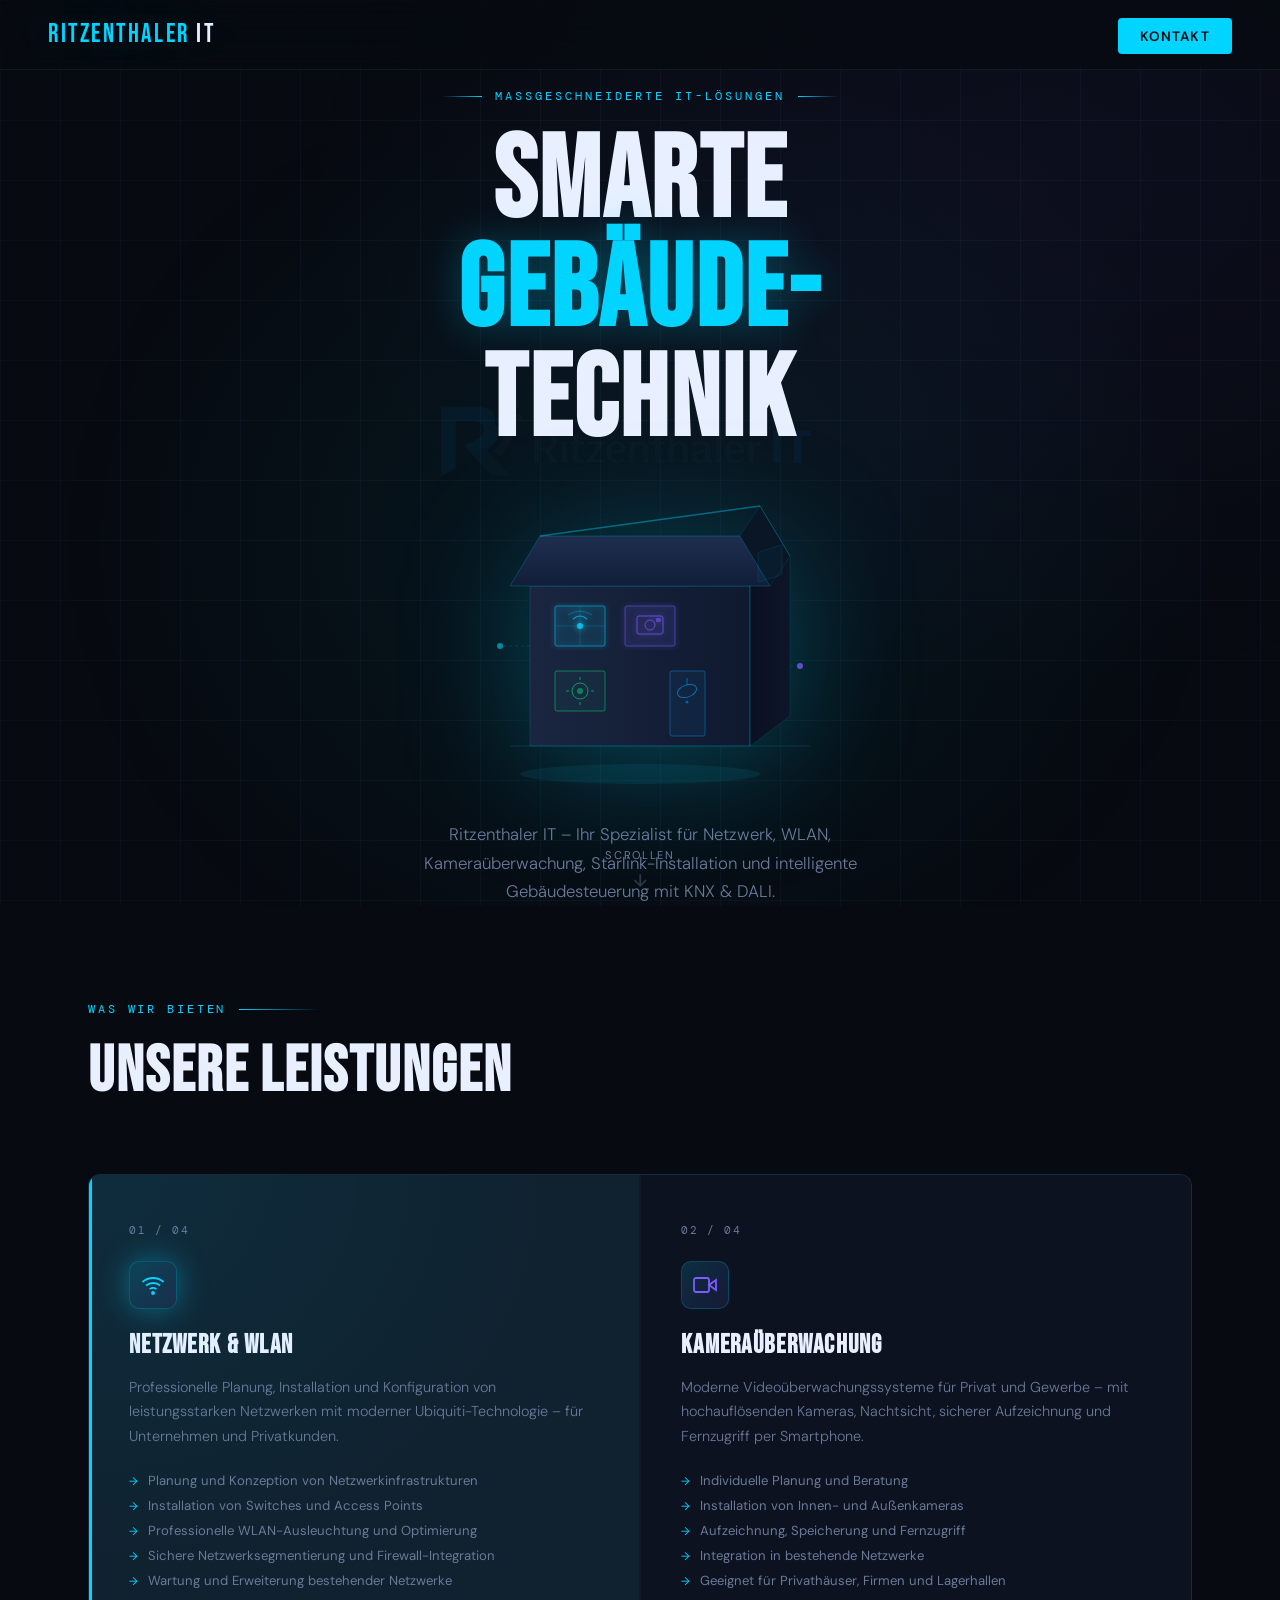
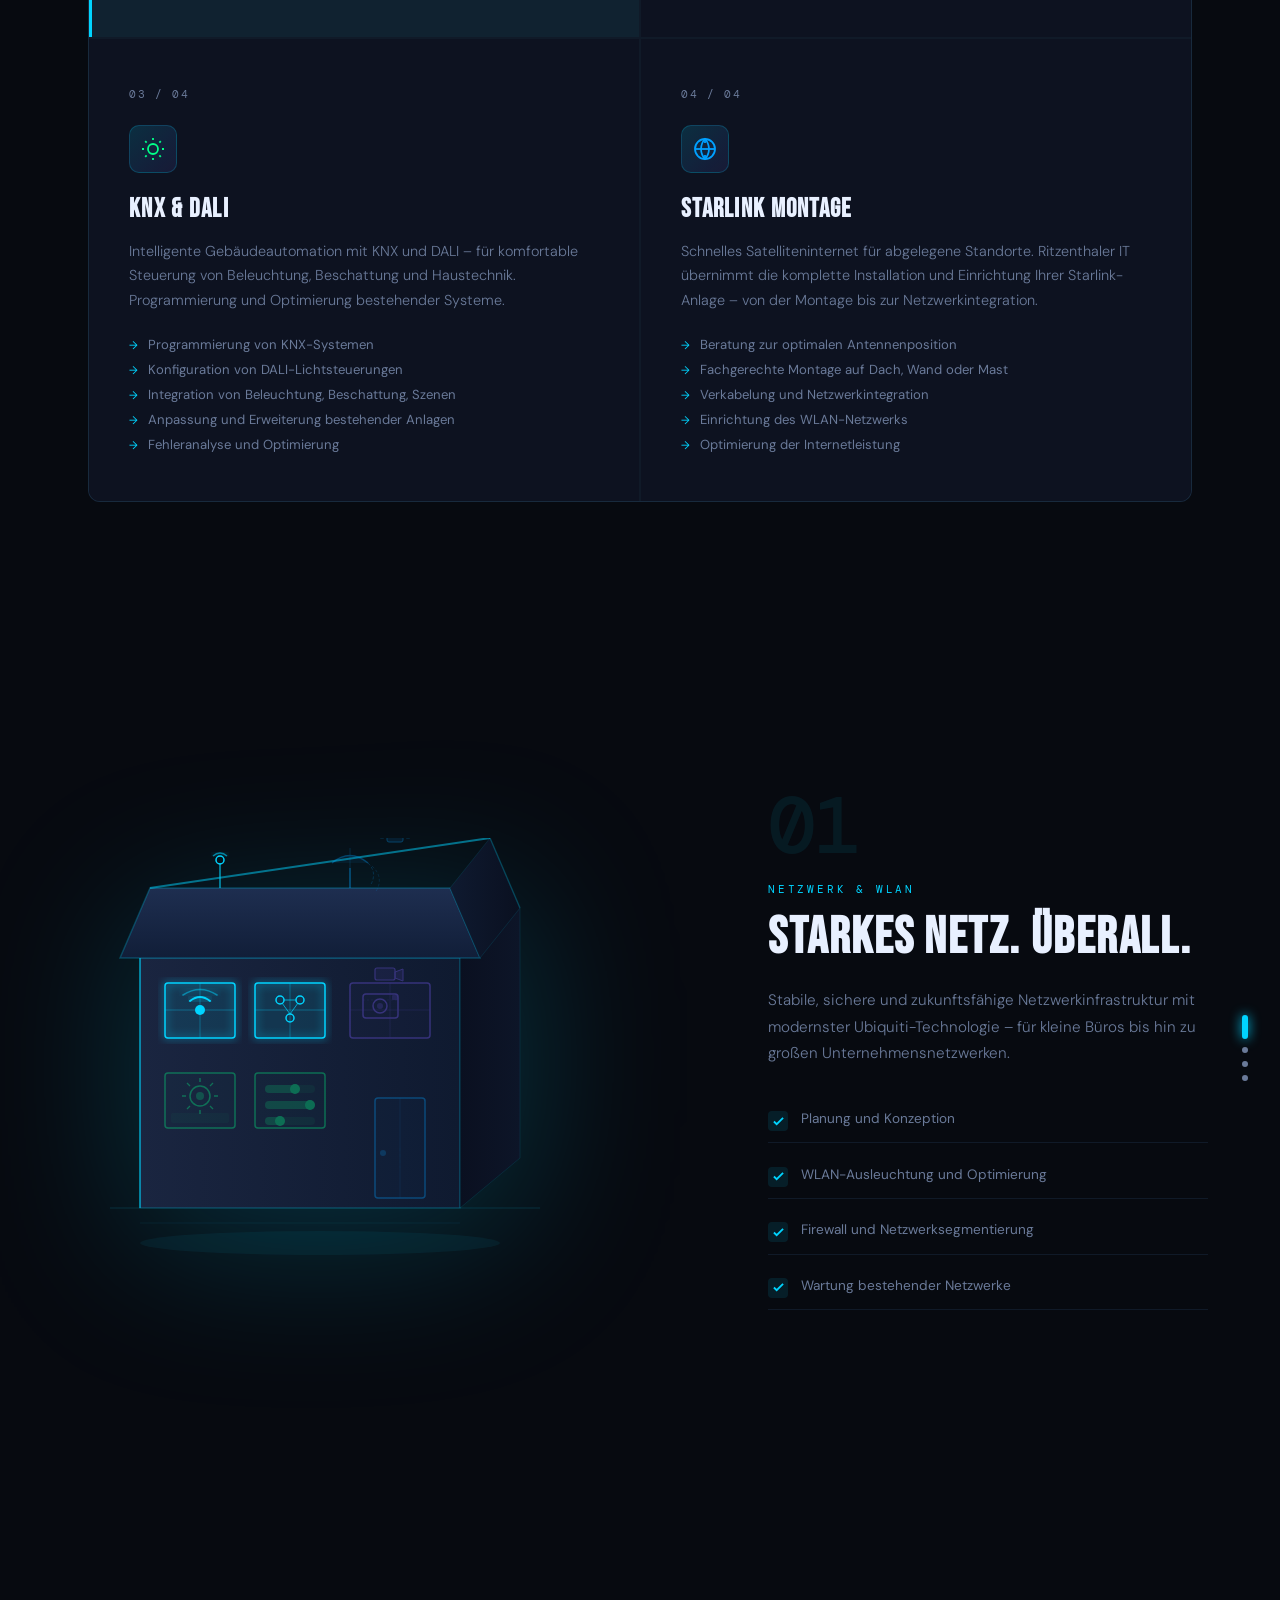
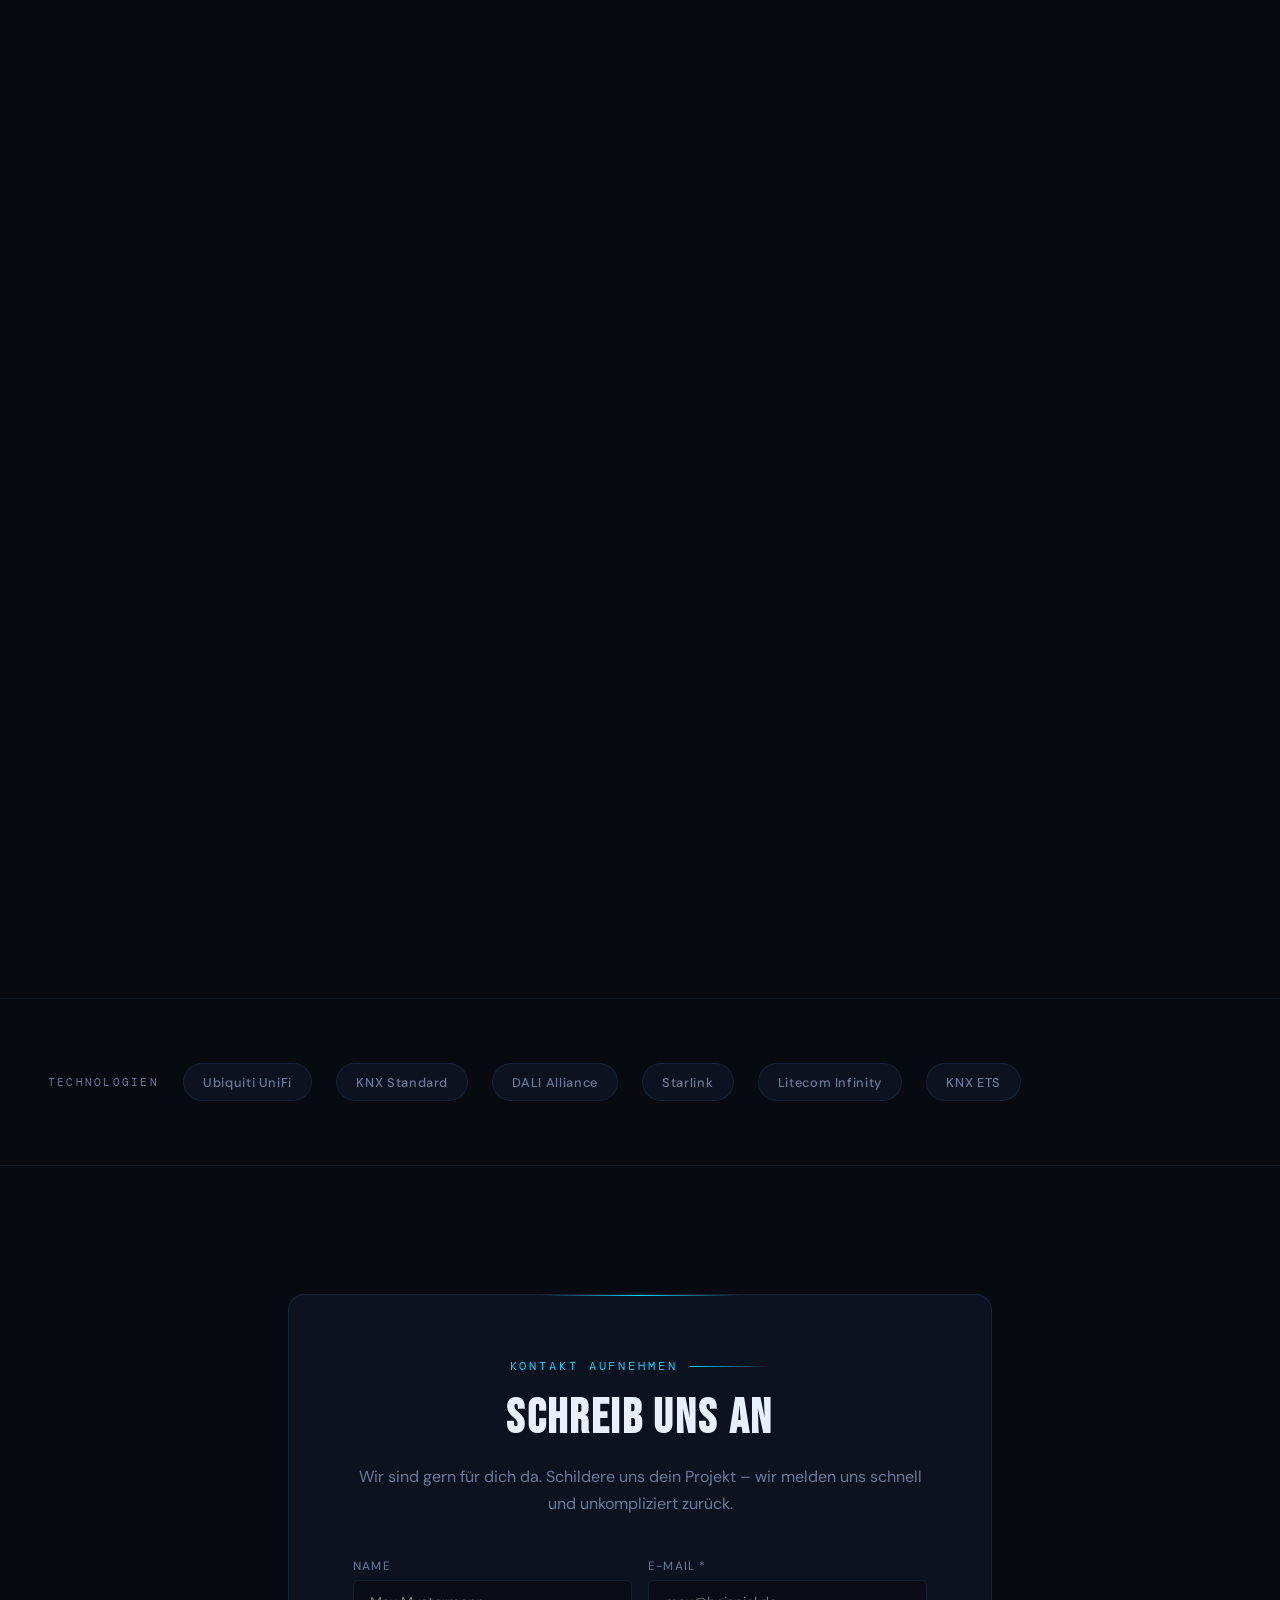
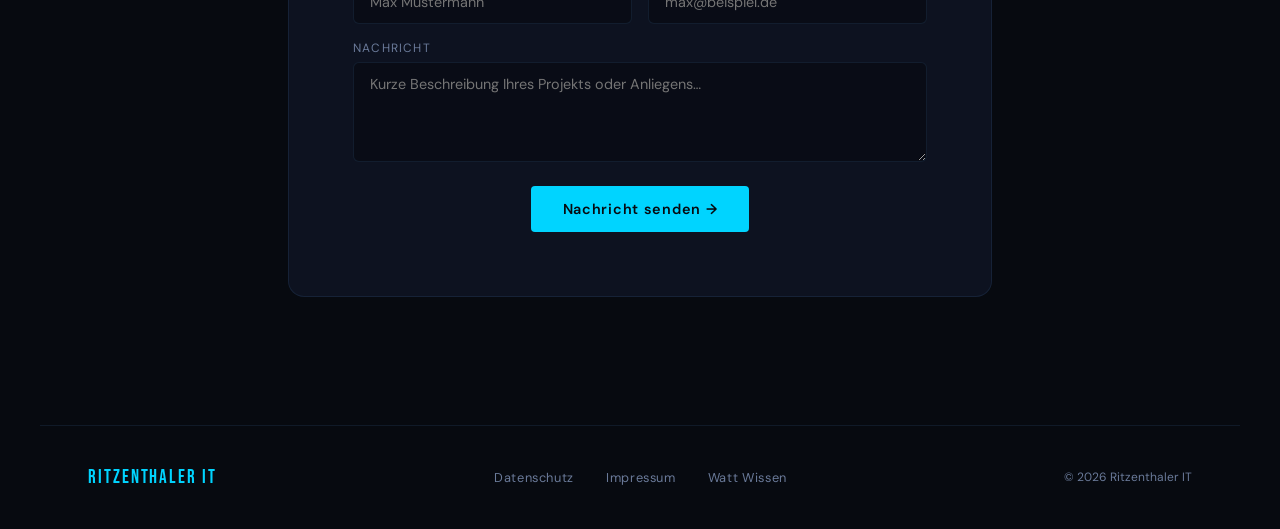
<file: index.html>
<!DOCTYPE html>
<html lang="de">
<head>
<meta charset="UTF-8">
<meta name="viewport" content="width=device-width, initial-scale=1.0">
<title>Ritzenthaler IT – Netzwerk · Sicherheit · Gebäudeautomation</title>
<link rel="preconnect" href="https://fonts.googleapis.com">
<link href="https://fonts.googleapis.com/css2?family=Bebas+Neue&family=DM+Sans:wght@300;400;500&family=DM+Mono:wght@400;500&display=swap" rel="stylesheet">
<style>
  :root {
    --bg: #070a10;
    --surface: #0d1220;
    --border: rgba(100,180,255,0.1);
    --accent: #00d4ff;
    --accent2: #7b5cff;
    --accent3: #00ff88;
    --text: #e8f0ff;
    --muted: #6a7a99;
    --glow: 0 0 40px rgba(0,212,255,0.3);
  }

  * { margin: 0; padding: 0; box-sizing: border-box; }

  html { scroll-behavior: smooth; }

  body {
    font-family: 'DM Sans', sans-serif;
    background: var(--bg);
    color: var(--text);
    overflow-x: hidden;
    position: relative;
    isolation: isolate;
  }

  body::before {
    content: '';
    position: fixed;
    inset: 0;
    background: url('logo.png') center / 55% no-repeat;
    opacity: 0.08;
    pointer-events: none;
    z-index: -1;
  }

  /* ── NAV ── */
  nav {
    position: fixed; top: 0; left: 0; right: 0; z-index: 100;
    display: flex; align-items: center; justify-content: space-between;
    padding: 1.2rem 3rem;
    background: rgba(7,10,16,0.7);
    backdrop-filter: blur(20px);
    border-bottom: 1px solid var(--border);
  }
  .logo {
    font-family: 'Bebas Neue', sans-serif;
    font-size: 1.6rem;
    letter-spacing: 0.1em;
    color: var(--accent);
    text-shadow: var(--glow);
  }
  .logo span { color: var(--text); }
  nav ul { list-style: none; display: flex; gap: 2.5rem; }
  nav a {
    color: var(--muted); text-decoration: none;
    font-size: 0.85rem; letter-spacing: 0.08em; text-transform: uppercase;
    font-weight: 500; transition: color 0.2s;
  }
  nav a:hover { color: var(--accent); }
  .nav-cta {
    background: var(--accent); color: var(--bg) !important;
    padding: 0.6rem 1.4rem; border-radius: 4px;
    font-weight: 600 !important; color: var(--bg) !important;
    transition: box-shadow 0.2s, transform 0.2s !important;
  }
  .nav-cta:hover { box-shadow: var(--glow); transform: translateY(-1px); color: var(--bg) !important; }

  /* ── HERO ── */
  #hero {
    position: relative;
    min-height: 100vh;
    padding-top: 5.5rem;
    display: flex; flex-direction: column;
    align-items: center; justify-content: center;
    overflow: hidden;
  }

  .hero-bg {
    position: absolute; inset: 0;
    background: radial-gradient(ellipse at 50% 60%, rgba(0,212,255,0.07) 0%, transparent 65%),
                radial-gradient(ellipse at 80% 20%, rgba(123,92,255,0.06) 0%, transparent 50%);
  }

  /* grid lines */
  .grid-overlay {
    position: absolute; inset: 0; pointer-events: none;
    background-image:
      linear-gradient(rgba(100,180,255,0.04) 1px, transparent 1px),
      linear-gradient(90deg, rgba(100,180,255,0.04) 1px, transparent 1px);
    background-size: 60px 60px;
  }

  .hero-content {
    position: relative; z-index: 2;
    text-align: center;
    display: flex; flex-direction: column; align-items: center; gap: 1.5rem;
  }

  .eyebrow {
    font-family: 'DM Mono', monospace;
    font-size: 0.75rem; letter-spacing: 0.25em;
    color: var(--accent); text-transform: uppercase;
    display: flex; align-items: center; gap: 0.8rem;
  }
  .eyebrow::before, .eyebrow::after {
    content: ''; display: block; height: 1px; width: 40px;
    background: linear-gradient(90deg, transparent, var(--accent));
  }
  .eyebrow::after { background: linear-gradient(90deg, var(--accent), transparent); }

  h1 {
    font-family: 'Bebas Neue', sans-serif;
    font-size: clamp(3.5rem, 9vw, 8rem);
    line-height: 0.95;
    letter-spacing: 0.02em;
  }
  h1 .line2 { color: var(--accent); text-shadow: var(--glow); }

  .hero-sub {
    font-size: 1.05rem; color: var(--muted); max-width: 520px;
    line-height: 1.7; font-weight: 300;
  }

  .hero-cta {
    display: flex; gap: 1rem; margin-top: 0.5rem;
  }
  .btn-primary {
    background: var(--accent); color: var(--bg);
    padding: 0.85rem 2rem; border-radius: 4px;
    font-weight: 600; text-decoration: none;
    font-size: 0.9rem; letter-spacing: 0.05em;
    transition: box-shadow 0.2s, transform 0.2s;
  }
  .btn-primary:hover { box-shadow: var(--glow); transform: translateY(-2px); }
  .btn-ghost {
    border: 1px solid var(--border); color: var(--text);
    padding: 0.85rem 2rem; border-radius: 4px;
    font-size: 0.9rem; letter-spacing: 0.05em;
    text-decoration: none; transition: border-color 0.2s, color 0.2s;
  }
  .btn-ghost:hover { border-color: var(--accent); color: var(--accent); }

  .scroll-hint {
    position: absolute; bottom: 1rem; left: 50%; transform: translateX(-50%);
    display: flex; flex-direction: column; align-items: center; gap: 0.5rem;
    color: var(--muted); font-size: 0.7rem; letter-spacing: 0.15em;
    text-transform: uppercase; animation: bounce 2s infinite;
  }
  .scroll-hint svg { width: 20px; opacity: 0.4; }
  @keyframes bounce { 0%,100%{transform:translateX(-50%) translateY(0)} 50%{transform:translateX(-50%) translateY(6px)} }

  /* ── 3D BUILDING SVG ── */
  .building-wrap {
    position: relative; margin-top: 1rem;
    width: 340px; height: 300px;
  }

  .building-svg {
    width: 100%; height: 100%;
    filter: drop-shadow(0 20px 60px rgba(0,212,255,0.25));
  }

  /* animated pulsing dot for active service */
  .service-dot {
    position: absolute;
    width: 12px; height: 12px;
    border-radius: 50%;
    background: var(--accent);
    box-shadow: 0 0 0 4px rgba(0,212,255,0.3), 0 0 20px rgba(0,212,255,0.6);
    animation: pulse 1.5s ease-in-out infinite;
    transition: all 0.4s ease;
    pointer-events: none;
  }
  @keyframes pulse { 0%,100%{box-shadow:0 0 0 4px rgba(0,212,255,0.3),0 0 20px rgba(0,212,255,0.6)} 50%{box-shadow:0 0 0 8px rgba(0,212,255,0.1),0 0 40px rgba(0,212,255,0.9)} }

  /* ── SERVICES SECTION ── */
  #leistungen {
    padding: 6rem 3rem;
    max-width: 1200px; margin: 0 auto;
  }

  .section-label {
    font-family: 'DM Mono', monospace;
    font-size: 0.72rem; letter-spacing: 0.25em;
    color: var(--accent); text-transform: uppercase;
    margin-bottom: 1rem;
    display: flex; align-items: center; gap: 0.8rem;
  }
  .section-label::after {
    content: ''; flex: 1; height: 1px;
    background: linear-gradient(90deg, var(--accent), transparent);
    max-width: 80px;
  }

  .section-title {
    font-family: 'Bebas Neue', sans-serif;
    font-size: clamp(2.5rem, 5vw, 4rem);
    letter-spacing: 0.03em;
    margin-bottom: 4rem;
  }

  .services-layout {
    display: grid;
    grid-template-columns: 1fr 1fr;
    gap: 2px;
    background: var(--border);
    border: 1px solid var(--border);
    border-radius: 12px;
    overflow: hidden;
  }

  .service-card {
    background: var(--surface);
    padding: 3rem 2.5rem;
    position: relative;
    cursor: pointer;
    transition: background 0.3s;
    overflow: hidden;
  }
  .service-card::before {
    content: '';
    position: absolute; top: 0; left: 0;
    width: 3px; height: 0;
    background: var(--accent);
    transition: height 0.4s ease;
  }
  .service-card:hover::before,
  .service-card.active::before { height: 100%; }
  .service-card.active { background: rgba(0,212,255,0.04); }

  .service-number {
    font-family: 'DM Mono', monospace;
    font-size: 0.7rem; color: var(--muted);
    letter-spacing: 0.15em; margin-bottom: 1.5rem;
  }

  .service-icon {
    width: 48px; height: 48px;
    background: linear-gradient(135deg, rgba(0,212,255,0.15), rgba(123,92,255,0.1));
    border: 1px solid rgba(0,212,255,0.2);
    border-radius: 10px;
    display: flex; align-items: center; justify-content: center;
    margin-bottom: 1.5rem;
    transition: box-shadow 0.3s;
  }
  .service-card:hover .service-icon,
  .service-card.active .service-icon {
    box-shadow: 0 0 30px rgba(0,212,255,0.4);
  }
  .service-icon svg { width: 24px; height: 24px; }

  .service-card h3 {
    font-family: 'Bebas Neue', sans-serif;
    font-size: 1.6rem; letter-spacing: 0.05em;
    margin-bottom: 1rem; line-height: 1;
  }
  .service-card p {
    color: var(--muted); font-size: 0.9rem; line-height: 1.7;
    font-weight: 300;
  }

  .service-features {
    margin-top: 1.5rem;
    display: flex; flex-direction: column; gap: 0.5rem;
  }
  .feature-item {
    display: flex; align-items: center; gap: 0.6rem;
    font-size: 0.82rem; color: var(--muted);
  }
  .feature-item::before {
    content: '→'; color: var(--accent); font-size: 0.7rem; flex-shrink: 0;
  }

  .card-glow {
    position: absolute; inset: 0; pointer-events: none;
    background: radial-gradient(ellipse at top left, rgba(0,212,255,0.06), transparent 60%);
    opacity: 0; transition: opacity 0.3s;
  }
  .service-card:hover .card-glow,
  .service-card.active .card-glow { opacity: 1; }

  /* ── STICKY 3D SECTION (scroll-driven highlights) ── */
  #scroll-scene {
    position: relative;
    height: 400vh; /* scroll space */
  }

  .scene-sticky {
    position: sticky; top: 0;
    height: 100vh;
    display: grid;
    grid-template-columns: 1fr 1fr;
    align-items: center;
    overflow: hidden;
  }

  .scene-house-panel {
    display: flex; align-items: center; justify-content: center;
    height: 100vh;
    position: relative;
  }

  .big-house-svg {
    width: min(480px, 45vw);
    height: auto;
    filter: drop-shadow(0 30px 80px rgba(0,212,255,0.2));
  }

  /* highlight overlays on the house */
  .house-part {
    transition: opacity 0.5s;
    opacity: 0.35;
  }
  .house-part.lit {
    opacity: 1;
  }
  .house-part.lit path, .house-part.lit rect, .house-part.lit polygon {
    filter: url(#glow);
  }

  .scene-info-panel {
    padding: 4rem;
    display: flex; flex-direction: column; justify-content: center;
    height: 100vh; position: relative;
  }

  .scene-service-slide {
    position: absolute;
    opacity: 0; transform: translateY(30px);
    transition: opacity 0.5s, transform 0.5s;
    padding: 4rem;
    pointer-events: none;
  }
  .scene-service-slide.active {
    opacity: 1; transform: translateY(0);
    pointer-events: auto;
  }

  .slide-number {
    font-family: 'DM Mono', monospace;
    font-size: 5rem; font-weight: 500;
    color: rgba(0,212,255,0.08);
    line-height: 1; margin-bottom: 1rem;
    letter-spacing: -0.02em;
  }
  .slide-label {
    font-family: 'DM Mono', monospace;
    font-size: 0.7rem; letter-spacing: 0.25em;
    color: var(--accent); text-transform: uppercase;
    margin-bottom: 1rem;
  }
  .slide-title {
    font-family: 'Bebas Neue', sans-serif;
    font-size: clamp(2rem, 4vw, 3.2rem);
    letter-spacing: 0.03em; line-height: 1;
    margin-bottom: 1.5rem;
  }
  .slide-desc {
    color: var(--muted); font-size: 0.95rem; line-height: 1.75;
    max-width: 440px; font-weight: 300;
  }
  .slide-list {
    margin-top: 2rem;
    display: flex; flex-direction: column; gap: 0.7rem;
  }
  .slide-item {
    display: flex; align-items: flex-start; gap: 0.8rem;
    font-size: 0.85rem; color: var(--muted);
    padding: 0.7rem 0; border-bottom: 1px solid var(--border);
  }
  .slide-item-icon {
    width: 20px; height: 20px;
    background: rgba(0,212,255,0.1); border-radius: 4px;
    display: flex; align-items: center; justify-content: center;
    flex-shrink: 0; margin-top: 1px;
  }
  .slide-item-icon svg { width: 11px; color: var(--accent); }

  /* progress bar */
  .scene-progress {
    position: absolute; right: 2rem; top: 50%; transform: translateY(-50%);
    display: flex; flex-direction: column; gap: 8px; z-index: 10;
  }
  .prog-dot {
    width: 6px; height: 6px; border-radius: 50%;
    background: var(--muted); transition: all 0.3s;
    cursor: pointer;
  }
  .prog-dot.active {
    background: var(--accent);
    box-shadow: 0 0 12px var(--accent);
    height: 24px; border-radius: 3px;
  }

  /* ── BRANDS ── */
  #partners {
    padding: 4rem 3rem;
    border-top: 1px solid var(--border);
    border-bottom: 1px solid var(--border);
  }
  .partners-inner {
    max-width: 1200px; margin: 0 auto;
    display: flex; align-items: center;
    gap: 1.5rem; flex-wrap: wrap;
  }
  .partners-label {
    font-family: 'DM Mono', monospace;
    font-size: 0.7rem; letter-spacing: 0.2em;
    color: var(--muted); text-transform: uppercase;
    flex-shrink: 0; min-width: 100px;
  }
  .partner-tag {
    background: var(--surface);
    border: 1px solid var(--border);
    padding: 0.6rem 1.2rem; border-radius: 40px;
    font-size: 0.8rem; font-weight: 500;
    color: var(--muted); letter-spacing: 0.05em;
    transition: border-color 0.2s, color 0.2s;
  }
  .partner-tag:hover { border-color: var(--accent); color: var(--accent); }

  /* ── CONTACT ── */
  #kontakt {
    padding: 8rem 3rem;
    max-width: 800px; margin: 0 auto;
    text-align: center;
  }
  .contact-card {
    background: var(--surface);
    border: 1px solid var(--border);
    border-radius: 16px;
    padding: 4rem;
    position: relative;
    overflow: hidden;
  }
  .contact-card::before {
    content: '';
    position: absolute; top: -1px; left: 50%; transform: translateX(-50%);
    width: 200px; height: 2px;
    background: linear-gradient(90deg, transparent, var(--accent), transparent);
  }
  .contact-card h2 {
    font-family: 'Bebas Neue', sans-serif;
    font-size: 3rem; letter-spacing: 0.05em;
    margin-bottom: 1rem;
  }
  .contact-card p { color: var(--muted); margin-bottom: 2.5rem; line-height: 1.7; }

  .contact-form { display: flex; flex-direction: column; gap: 1rem; text-align: left; }
  .form-row { display: grid; grid-template-columns: 1fr 1fr; gap: 1rem; }
  .form-field { display: flex; flex-direction: column; gap: 0.4rem; }
  .form-field label { font-size: 0.75rem; letter-spacing: 0.1em; color: var(--muted); text-transform: uppercase; }
  .form-field input, .form-field textarea {
    background: rgba(0,0,0,0.3); border: 1px solid var(--border);
    border-radius: 6px; padding: 0.75rem 1rem;
    color: var(--text); font-family: 'DM Sans', sans-serif;
    font-size: 0.9rem; outline: none; resize: vertical;
    transition: border-color 0.2s;
  }
  .form-field input:focus, .form-field textarea:focus { border-color: var(--accent); }
  .form-field textarea { min-height: 100px; }

  /* ── FOOTER ── */
  footer {
    border-top: 1px solid var(--border);
    padding: 2.5rem 3rem;
    display: flex; align-items: center; justify-content: space-between;
    max-width: 1200px; margin: 0 auto;
  }
  .footer-logo {
    font-family: 'Bebas Neue', sans-serif;
    font-size: 1.2rem; letter-spacing: 0.1em; color: var(--accent);
  }
  .footer-links { display: flex; gap: 2rem; }
  .footer-links a {
    color: var(--muted); text-decoration: none;
    font-size: 0.8rem; letter-spacing: 0.05em;
    transition: color 0.2s;
  }
  .footer-links a:hover { color: var(--accent); }
  .footer-copy { font-size: 0.75rem; color: var(--muted); }

  /* ── Animations ── */
  .fade-in { opacity: 0; transform: translateY(20px); transition: opacity 0.7s, transform 0.7s; }
  .fade-in.visible { opacity: 1; transform: translateY(0); }

  @media (max-width: 768px) {
    nav { padding: 1rem 1.5rem; }
    nav ul { display: flex; }
    .nav-cta { padding: 0.5rem 1rem; font-size: 0.78rem; }
    .services-layout { grid-template-columns: 1fr; }
    #scroll-scene { height: 420vh; }
    .scene-sticky {
      position: sticky;
      top: 0;
      height: 100vh;
      grid-template-columns: 1fr;
      grid-template-rows: auto 1fr;
      align-items: stretch;
    }
    .scene-house-panel {
      display: flex;
      position: relative;
      top: auto;
      min-height: 46vh;
      padding: 0.75rem 1.5rem;
      background: linear-gradient(180deg, rgba(7,10,16,0.96) 0%, rgba(7,10,16,0.78) 100%);
      border-bottom: 1px solid var(--border);
      z-index: 5;
      overflow: visible;
    }
    .big-house-svg {
      width: auto;
      max-width: 100%;
      max-height: 42vh;
      height: auto;
    }
    .scene-info-panel {
      height: 54vh;
      padding: 0.5rem 1.5rem 1rem;
      overflow: hidden;
    }
    .scene-service-slide {
      position: absolute;
      opacity: 0;
      transform: translateY(20px);
      pointer-events: none;
      inset: 0.5rem 1.5rem 1rem;
      padding: 1.25rem;
      background: var(--surface);
      border: 1px solid var(--border);
      border-radius: 10px;
      overflow: hidden;
    }
    .scene-service-slide.active { opacity: 1; transform: translateY(0); pointer-events: auto; }
    .slide-number { font-size: 2.6rem; margin-bottom: 0.5rem; }
    .slide-title { font-size: clamp(1.6rem, 7vw, 2rem); margin-bottom: 0.75rem; }
    .slide-desc { font-size: 0.9rem; line-height: 1.6; }
    .slide-list { margin-top: 1rem; gap: 0.2rem; }
    .slide-item { font-size: 0.8rem; padding: 0.45rem 0; }
    .scene-progress { display: none; }
    #leistungen, #kontakt { padding: 4rem 1.5rem; }
    .form-row { grid-template-columns: 1fr; }
    footer { flex-direction: column; gap: 1.5rem; text-align: center; }
    .footer-links { flex-wrap: wrap; justify-content: center; }
    .contact-card { padding: 2rem; }
  }
</style>
</head>
<body>

<!-- NAV -->
<nav>
  <div class="logo">Ritzenthaler <span>IT</span></div>
  <ul>
    <li><a href="index.html#kontakt" class="nav-cta">Kontakt</a></li>
  </ul>
</nav>

<!-- HERO -->
<section id="hero">
  <div class="hero-bg"></div>
  <div class="grid-overlay"></div>

  <div class="hero-content">
    <p class="eyebrow">Maßgeschneiderte IT-Lösungen</p>

    <h1>
      <div>SMARTE</div>
      <div class="line2">GEBÄUDE-</div>
      <div>TECHNIK</div>
    </h1>

    <!-- Mini 3D Building -->
    <div class="building-wrap" id="mini-house">
      <svg class="building-svg" viewBox="0 0 340 280" xmlns="http://www.w3.org/2000/svg">
        <defs>
          <filter id="glow-mini">
            <feGaussianBlur stdDeviation="3" result="blur"/>
            <feMerge><feMergeNode in="blur"/><feMergeNode in="SourceGraphic"/></feMerge>
          </filter>
          <linearGradient id="wallGrad" x1="0" y1="0" x2="1" y2="0">
            <stop offset="0%" stop-color="#1a2540"/>
            <stop offset="100%" stop-color="#0f1a30"/>
          </linearGradient>
          <linearGradient id="sideGrad" x1="0" y1="0" x2="1" y2="0">
            <stop offset="0%" stop-color="#0a1020"/>
            <stop offset="100%" stop-color="#0d1528"/>
          </linearGradient>
          <linearGradient id="roofGrad" x1="0" y1="0" x2="0" y2="1">
            <stop offset="0%" stop-color="#1e2e50"/>
            <stop offset="100%" stop-color="#111e38"/>
          </linearGradient>
          <linearGradient id="accentGlow" x1="0" y1="0" x2="0" y2="1">
            <stop offset="0%" stop-color="#00d4ff" stop-opacity="0.9"/>
            <stop offset="100%" stop-color="#00d4ff" stop-opacity="0.2"/>
          </linearGradient>
        </defs>

        <!-- Ground shadow -->
        <ellipse cx="170" cy="268" rx="120" ry="10" fill="rgba(0,212,255,0.08)"/>

        <!-- Main front wall -->
        <polygon points="60,80 280,80 280,240 60,240" fill="url(#wallGrad)" stroke="rgba(0,212,255,0.15)" stroke-width="1"/>

        <!-- Right side wall (3D) -->
        <polygon points="280,80 320,50 320,210 280,240" fill="url(#sideGrad)" stroke="rgba(0,212,255,0.1)" stroke-width="1"/>

        <!-- Roof front -->
        <polygon points="40,80 300,80 270,30 70,30" fill="url(#roofGrad)" stroke="rgba(0,212,255,0.2)" stroke-width="1"/>

        <!-- Roof right side -->
        <polygon points="300,80 320,50 290,0 270,30" fill="#0a1525" stroke="rgba(0,212,255,0.1)" stroke-width="1"/>

        <!-- Roof ridge accent -->
        <line x1="70" y1="30" x2="290" y2="0" stroke="rgba(0,212,255,0.4)" stroke-width="1.5"/>
        <line x1="290" y1="0" x2="320" y2="50" stroke="rgba(0,212,255,0.25)" stroke-width="1"/>

        <!-- Windows front (network nodes) -->
        <g id="win1" filter="url(#glow-mini)">
          <rect x="85" y="100" width="50" height="40" rx="2" fill="rgba(0,212,255,0.05)" stroke="rgba(0,212,255,0.5)" stroke-width="1"/>
          <line x1="110" y1="100" x2="110" y2="140" stroke="rgba(0,212,255,0.3)" stroke-width="0.5"/>
          <line x1="85" y1="120" x2="135" y2="120" stroke="rgba(0,212,255,0.3)" stroke-width="0.5"/>
          <!-- wifi signal -->
          <circle cx="110" cy="120" r="3" fill="#00d4ff" opacity="0.8"/>
          <path d="M103,113 Q110,107 117,113" fill="none" stroke="#00d4ff" stroke-width="1.2" opacity="0.6"/>
          <path d="M98,109 Q110,101 122,109" fill="none" stroke="#00d4ff" stroke-width="1" opacity="0.3"/>
        </g>

        <!-- Camera window -->
        <g id="win2" filter="url(#glow-mini)">
          <rect x="155" y="100" width="50" height="40" rx="2" fill="rgba(123,92,255,0.05)" stroke="rgba(123,92,255,0.5)" stroke-width="1"/>
          <!-- camera icon -->
          <rect x="167" y="110" width="26" height="18" rx="2" fill="none" stroke="rgba(123,92,255,0.7)" stroke-width="1"/>
          <circle cx="180" cy="119" r="5" fill="none" stroke="rgba(123,92,255,0.7)" stroke-width="1"/>
          <rect x="186" y="112" width="5" height="4" rx="1" fill="rgba(123,92,255,0.5)"/>
        </g>

        <!-- KNX window -->
        <g id="win3">
          <rect x="85" y="165" width="50" height="40" rx="2" fill="rgba(0,255,136,0.04)" stroke="rgba(0,255,136,0.4)" stroke-width="1"/>
          <!-- knx/light icon -->
          <circle cx="110" cy="185" r="8" fill="none" stroke="rgba(0,255,136,0.5)" stroke-width="1"/>
          <circle cx="110" cy="185" r="3" fill="rgba(0,255,136,0.4)"/>
          <line x1="110" y1="174" x2="110" y2="171" stroke="rgba(0,255,136,0.5)" stroke-width="1"/>
          <line x1="110" y1="196" x2="110" y2="199" stroke="rgba(0,255,136,0.5)" stroke-width="1"/>
          <line x1="99" y1="185" x2="96" y2="185" stroke="rgba(0,255,136,0.5)" stroke-width="1"/>
          <line x1="121" y1="185" x2="124" y2="185" stroke="rgba(0,255,136,0.5)" stroke-width="1"/>
        </g>

        <!-- Door (Starlink) -->
        <g id="win4">
          <rect x="200" y="165" width="35" height="65" rx="2" fill="rgba(0,160,255,0.06)" stroke="rgba(0,160,255,0.4)" stroke-width="1"/>
          <!-- satellite dish -->
          <ellipse cx="217" cy="185" rx="10" ry="6" fill="none" stroke="rgba(0,160,255,0.6)" stroke-width="1" transform="rotate(-20,217,185)"/>
          <line x1="217" y1="179" x2="217" y2="172" stroke="rgba(0,160,255,0.5)" stroke-width="1"/>
          <circle cx="217" cy="196" r="1.5" fill="rgba(0,160,255,0.5)"/>
        </g>

        <!-- Right side window -->
        <g>
          <rect x="288" y="110" width="24" height="30" rx="1" fill="rgba(0,212,255,0.04)" stroke="rgba(0,212,255,0.2)" stroke-width="0.5" transform="skewY(-18) translate(0,30)"/>
        </g>

        <!-- Edge glow lines on building -->
        <line x1="60" y1="80" x2="60" y2="240" stroke="url(#accentGlow)" stroke-width="1.5" opacity="0.5"/>
        <line x1="280" y1="80" x2="280" y2="240" stroke="rgba(0,212,255,0.2)" stroke-width="1"/>

        <!-- Ground line -->
        <line x1="40" y1="240" x2="340" y2="240" stroke="rgba(0,212,255,0.15)" stroke-width="1"/>

        <!-- Floating data nodes -->
        <circle cx="30" cy="140" r="3" fill="#00d4ff" opacity="0.5">
          <animate attributeName="opacity" values="0.5;1;0.5" dur="2s" repeatCount="indefinite"/>
        </circle>
        <line x1="33" y1="140" x2="60" y2="140" stroke="rgba(0,212,255,0.3)" stroke-width="0.5" stroke-dasharray="3,3"/>

        <circle cx="330" cy="160" r="3" fill="#7b5cff" opacity="0.5">
          <animate attributeName="opacity" values="0.5;1;0.5" dur="2.5s" repeatCount="indefinite"/>
        </circle>
        <line x1="320" y1="160" x2="327" y2="160" stroke="rgba(123,92,255,0.3)" stroke-width="0.5" stroke-dasharray="3,3"/>
      </svg>
    </div>

    <p class="hero-sub">
      Ritzenthaler IT – Ihr Spezialist für Netzwerk, WLAN, Kameraüberwachung, Starlink-Installation und intelligente Gebäudesteuerung mit KNX & DALI.
    </p>

  </div>

  <div class="scroll-hint">
    <span>Scrollen</span>
    <svg viewBox="0 0 24 24" fill="none" stroke="currentColor" stroke-width="2">
      <path d="M12 5v14M5 12l7 7 7-7"/>
    </svg>
  </div>
</section>

<!-- SERVICES GRID -->
<section id="leistungen">
  <div class="section-label">Was wir bieten</div>
  <h2 class="section-title">UNSERE LEISTUNGEN</h2>

  <div class="services-layout">

    <!-- 1: Netzwerk & WLAN -->
    <div class="service-card active fade-in" data-service="0">
      <div class="card-glow"></div>
      <div class="service-number">01 / 04</div>
      <div class="service-icon">
        <svg viewBox="0 0 24 24" fill="none" stroke="#00d4ff" stroke-width="1.8">
          <path d="M5 12.55a11 11 0 0 1 14.08 0"/>
          <path d="M1.42 9a16 16 0 0 1 21.16 0"/>
          <path d="M8.53 16.11a6 6 0 0 1 6.95 0"/>
          <circle cx="12" cy="20" r="1" fill="#00d4ff"/>
        </svg>
      </div>
      <h3>Netzwerk &amp; WLAN</h3>
      <p>Professionelle Planung, Installation und Konfiguration von leistungsstarken Netzwerken mit moderner Ubiquiti-Technologie – für Unternehmen und Privatkunden.</p>
      <div class="service-features">
        <div class="feature-item">Planung und Konzeption von Netzwerkinfrastrukturen</div>
        <div class="feature-item">Installation von Switches und Access Points</div>
        <div class="feature-item">Professionelle WLAN-Ausleuchtung und Optimierung</div>
        <div class="feature-item">Sichere Netzwerksegmentierung und Firewall-Integration</div>
        <div class="feature-item">Wartung und Erweiterung bestehender Netzwerke</div>
      </div>
    </div>

    <!-- 2: Kameraüberwachung -->
    <div class="service-card fade-in" data-service="1" style="transition-delay:0.1s">
      <div class="card-glow"></div>
      <div class="service-number">02 / 04</div>
      <div class="service-icon">
        <svg viewBox="0 0 24 24" fill="none" stroke="#7b5cff" stroke-width="1.8">
          <path d="M23 7 16 12l7 5V7z"/>
          <rect x="1" y="5" width="15" height="14" rx="2" ry="2"/>
        </svg>
      </div>
      <h3>Kameraüberwachung</h3>
      <p>Moderne Videoüberwachungssysteme für Privat und Gewerbe – mit hochauflösenden Kameras, Nachtsicht, sicherer Aufzeichnung und Fernzugriff per Smartphone.</p>
      <div class="service-features">
        <div class="feature-item">Individuelle Planung und Beratung</div>
        <div class="feature-item">Installation von Innen- und Außenkameras</div>
        <div class="feature-item">Aufzeichnung, Speicherung und Fernzugriff</div>
        <div class="feature-item">Integration in bestehende Netzwerke</div>
        <div class="feature-item">Geeignet für Privathäuser, Firmen und Lagerhallen</div>
      </div>
    </div>

    <!-- 3: KNX & DALI -->
    <div class="service-card fade-in" data-service="2" style="transition-delay:0.2s">
      <div class="card-glow"></div>
      <div class="service-number">03 / 04</div>
      <div class="service-icon">
        <svg viewBox="0 0 24 24" fill="none" stroke="#00ff88" stroke-width="1.8">
          <circle cx="12" cy="12" r="5"/>
          <line x1="12" y1="1" x2="12" y2="3"/>
          <line x1="12" y1="21" x2="12" y2="23"/>
          <line x1="4.22" y1="4.22" x2="5.64" y2="5.64"/>
          <line x1="18.36" y1="18.36" x2="19.78" y2="19.78"/>
          <line x1="1" y1="12" x2="3" y2="12"/>
          <line x1="21" y1="12" x2="23" y2="12"/>
          <line x1="4.22" y1="19.78" x2="5.64" y2="18.36"/>
          <line x1="18.36" y1="5.64" x2="19.78" y2="4.22"/>
        </svg>
      </div>
      <h3>KNX &amp; DALI</h3>
      <p>Intelligente Gebäudeautomation mit KNX und DALI – für komfortable Steuerung von Beleuchtung, Beschattung und Haustechnik. Programmierung und Optimierung bestehender Systeme.</p>
      <div class="service-features">
        <div class="feature-item">Programmierung von KNX-Systemen</div>
        <div class="feature-item">Konfiguration von DALI-Lichtsteuerungen</div>
        <div class="feature-item">Integration von Beleuchtung, Beschattung, Szenen</div>
        <div class="feature-item">Anpassung und Erweiterung bestehender Anlagen</div>
        <div class="feature-item">Fehleranalyse und Optimierung</div>
      </div>
    </div>

    <!-- 4: Starlink -->
    <div class="service-card fade-in" data-service="3" style="transition-delay:0.3s">
      <div class="card-glow"></div>
      <div class="service-number">04 / 04</div>
      <div class="service-icon">
        <svg viewBox="0 0 24 24" fill="none" stroke="#00a0ff" stroke-width="1.8">
          <circle cx="12" cy="12" r="10"/>
          <line x1="2" y1="12" x2="22" y2="12"/>
          <path d="M12 2a15.3 15.3 0 0 1 4 10 15.3 15.3 0 0 1-4 10 15.3 15.3 0 0 1-4-10 15.3 15.3 0 0 1 4-10z"/>
          <path d="M12 2v4M12 18v4"/>
        </svg>
      </div>
      <h3>Starlink Montage</h3>
      <p>Schnelles Satelliteninternet für abgelegene Standorte. Ritzenthaler IT übernimmt die komplette Installation und Einrichtung Ihrer Starlink-Anlage – von der Montage bis zur Netzwerkintegration.</p>
      <div class="service-features">
        <div class="feature-item">Beratung zur optimalen Antennenposition</div>
        <div class="feature-item">Fachgerechte Montage auf Dach, Wand oder Mast</div>
        <div class="feature-item">Verkabelung und Netzwerkintegration</div>
        <div class="feature-item">Einrichtung des WLAN-Netzwerks</div>
        <div class="feature-item">Optimierung der Internetleistung</div>
      </div>
    </div>

  </div>
</section>

<!-- SCROLL SCENE - 3D House with service highlights -->
<section id="scroll-scene">
  <div class="scene-sticky">

    <!-- Left: Big house -->
    <div class="scene-house-panel">
      <svg class="big-house-svg" viewBox="0 0 480 420" xmlns="http://www.w3.org/2000/svg" id="big-house">
        <defs>
          <filter id="glow">
            <feGaussianBlur stdDeviation="4" result="blur"/>
            <feMerge><feMergeNode in="blur"/><feMergeNode in="SourceGraphic"/></feMerge>
          </filter>
          <filter id="glow-green">
            <feGaussianBlur stdDeviation="4" result="blur"/>
            <feMerge><feMergeNode in="blur"/><feMergeNode in="SourceGraphic"/></feMerge>
          </filter>
          <linearGradient id="wallMain" x1="0" y1="0" x2="1" y2="0">
            <stop offset="0%" stop-color="#1a2540"/>
            <stop offset="100%" stop-color="#0f1a30"/>
          </linearGradient>
          <linearGradient id="sideMain" x1="0" y1="0" x2="1" y2="0">
            <stop offset="0%" stop-color="#0a1020"/>
            <stop offset="100%" stop-color="#0d1528"/>
          </linearGradient>
          <linearGradient id="roofMain" x1="0" y1="0" x2="0" y2="1">
            <stop offset="0%" stop-color="#1e2e50"/>
            <stop offset="100%" stop-color="#111e38"/>
          </linearGradient>
          <linearGradient id="roofSideMain" x1="0" y1="0" x2="1" y2="0">
            <stop offset="0%" stop-color="#0f1a30"/>
            <stop offset="100%" stop-color="#0a1020"/>
          </linearGradient>
        </defs>

        <!-- Ground -->
        <ellipse cx="240" cy="405" rx="180" ry="12" fill="rgba(0,212,255,0.06)"/>

        <!-- Main front wall -->
        <polygon points="60,120 380,120 380,370 60,370" fill="url(#wallMain)" stroke="rgba(0,212,255,0.15)" stroke-width="1.5"/>

        <!-- Right side wall -->
        <polygon points="380,120 440,70 440,320 380,370" fill="url(#sideMain)" stroke="rgba(0,212,255,0.1)" stroke-width="1"/>

        <!-- Roof front -->
        <polygon points="40,120 400,120 370,50 70,50" fill="url(#roofMain)" stroke="rgba(0,212,255,0.25)" stroke-width="1.5"/>

        <!-- Roof right -->
        <polygon points="400,120 440,70 410,0 370,50" fill="url(#roofSideMain)" stroke="rgba(0,212,255,0.1)" stroke-width="1"/>

        <!-- Ridge lines -->
        <line x1="70" y1="50" x2="410" y2="0" stroke="rgba(0,212,255,0.5)" stroke-width="2"/>
        <line x1="410" y1="0" x2="440" y2="70" stroke="rgba(0,212,255,0.2)" stroke-width="1.5"/>

        <!-- Edge accent -->
        <line x1="60" y1="120" x2="60" y2="370" stroke="rgba(0,212,255,0.5)" stroke-width="2"/>
        <line x1="380" y1="120" x2="380" y2="370" stroke="rgba(0,212,255,0.15)" stroke-width="1"/>

        <!-- ── PART 1: WLAN/Network (top left windows) ── -->
        <g class="house-part" id="part-network">
          <!-- Window 1 -->
          <rect x="85" y="145" width="70" height="55" rx="3" fill="rgba(0,212,255,0.06)" stroke="#00d4ff" stroke-width="1.5"/>
          <line x1="120" y1="145" x2="120" y2="200" stroke="rgba(0,212,255,0.4)" stroke-width="0.8"/>
          <line x1="85" y1="172" x2="155" y2="172" stroke="rgba(0,212,255,0.4)" stroke-width="0.8"/>
          <!-- Wifi icon inside -->
          <circle cx="120" cy="172" r="5" fill="#00d4ff"/>
          <path d="M110,163 Q120,155 130,163" fill="none" stroke="#00d4ff" stroke-width="2" stroke-linecap="round"/>
          <path d="M103,157 Q120,146 137,157" fill="none" stroke="#00d4ff" stroke-width="1.5" stroke-linecap="round" opacity="0.5"/>
          <!-- Window 2 -->
          <rect x="175" y="145" width="70" height="55" rx="3" fill="rgba(0,212,255,0.06)" stroke="#00d4ff" stroke-width="1.5"/>
          <line x1="210" y1="145" x2="210" y2="200" stroke="rgba(0,212,255,0.4)" stroke-width="0.8"/>
          <line x1="175" y1="172" x2="245" y2="172" stroke="rgba(0,212,255,0.4)" stroke-width="0.8"/>
          <!-- network nodes -->
          <circle cx="200" cy="162" r="4" fill="none" stroke="#00d4ff" stroke-width="1.5"/>
          <circle cx="220" cy="162" r="4" fill="none" stroke="#00d4ff" stroke-width="1.5"/>
          <circle cx="210" cy="180" r="4" fill="none" stroke="#00d4ff" stroke-width="1.5"/>
          <line x1="204" y1="162" x2="216" y2="162" stroke="#00d4ff" stroke-width="1" opacity="0.7"/>
          <line x1="202" y1="165" x2="210" y2="176" stroke="#00d4ff" stroke-width="1" opacity="0.7"/>
          <line x1="218" y1="165" x2="210" y2="176" stroke="#00d4ff" stroke-width="1" opacity="0.7"/>
          <!-- Roof antenna (network) -->
          <line x1="140" y1="50" x2="140" y2="25" stroke="#00d4ff" stroke-width="1.5" opacity="0.7"/>
          <circle cx="140" cy="22" r="4" fill="none" stroke="#00d4ff" stroke-width="1.5"/>
          <path d="M133,18 Q140,12 147,18" fill="none" stroke="#00d4ff" stroke-width="1.5" opacity="0.6"/>
        </g>

        <!-- ── PART 2: Camera (top right) ── -->
        <g class="house-part" id="part-camera">
          <rect x="270" y="145" width="80" height="55" rx="3" fill="rgba(123,92,255,0.06)" stroke="#7b5cff" stroke-width="1.5"/>
          <line x1="310" y1="145" x2="310" y2="200" stroke="rgba(123,92,255,0.4)" stroke-width="0.8"/>
          <line x1="270" y1="172" x2="350" y2="172" stroke="rgba(123,92,255,0.4)" stroke-width="0.8"/>
          <!-- Camera icon -->
          <rect x="283" y="156" width="35" height="24" rx="3" fill="none" stroke="#7b5cff" stroke-width="1.5"/>
          <circle cx="300" cy="168" r="7" fill="none" stroke="#7b5cff" stroke-width="1.5"/>
          <circle cx="300" cy="168" r="3" fill="#7b5cff" opacity="0.5"/>
          <rect x="312" y="157" width="6" height="5" rx="1" fill="#7b5cff" opacity="0.5"/>
          <!-- scan line -->
          <line x1="283" y1="162" x2="318" y2="162" stroke="rgba(123,92,255,0.4)" stroke-width="0.5" stroke-dasharray="2,2"/>
          <!-- Camera on wall above window -->
          <rect x="295" y="130" width="20" height="12" rx="2" fill="rgba(123,92,255,0.2)" stroke="#7b5cff" stroke-width="1.2"/>
          <polygon points="315,134 323,131 323,143 315,140" fill="rgba(123,92,255,0.3)" stroke="#7b5cff" stroke-width="1"/>
        </g>

        <!-- ── PART 3: KNX/DALI (bottom left, lights) ── -->
        <g class="house-part" id="part-knx">
          <rect x="85" y="235" width="70" height="55" rx="3" fill="rgba(0,255,136,0.04)" stroke="#00ff88" stroke-width="1.5"/>
          <!-- Light bulb with rays -->
          <circle cx="120" cy="258" r="10" fill="none" stroke="#00ff88" stroke-width="1.5"/>
          <circle cx="120" cy="258" r="4" fill="#00ff88" opacity="0.6"/>
          <line x1="120" y1="244" x2="120" y2="240" stroke="#00ff88" stroke-width="1.5"/>
          <line x1="120" y1="272" x2="120" y2="276" stroke="#00ff88" stroke-width="1.5"/>
          <line x1="106" y1="258" x2="102" y2="258" stroke="#00ff88" stroke-width="1.5"/>
          <line x1="134" y1="258" x2="138" y2="258" stroke="#00ff88" stroke-width="1.5"/>
          <line x1="110" y1="248" x2="107" y2="245" stroke="#00ff88" stroke-width="1.2"/>
          <line x1="130" y1="268" x2="133" y2="271" stroke="#00ff88" stroke-width="1.2"/>
          <line x1="130" y1="248" x2="133" y2="245" stroke="#00ff88" stroke-width="1.2"/>
          <line x1="110" y1="268" x2="107" y2="271" stroke="#00ff88" stroke-width="1.2"/>
          <!-- KNX label strip -->
          <rect x="91" y="275" width="58" height="10" rx="2" fill="rgba(0,255,136,0.1)"/>

          <!-- Window 2 with dimmer control visualization -->
          <rect x="175" y="235" width="70" height="55" rx="3" fill="rgba(0,255,136,0.04)" stroke="#00ff88" stroke-width="1.5"/>
          <rect x="185" y="247" width="50" height="8" rx="4" fill="rgba(0,255,136,0.15)"/>
          <rect x="185" y="247" width="30" height="8" rx="4" fill="rgba(0,255,136,0.4)"/>
          <circle cx="215" cy="251" r="5" fill="#00ff88"/>
          <rect x="185" y="263" width="50" height="8" rx="4" fill="rgba(0,255,136,0.15)"/>
          <rect x="185" y="263" width="45" height="8" rx="4" fill="rgba(0,255,136,0.4)"/>
          <circle cx="230" cy="267" r="5" fill="#00ff88"/>
          <rect x="185" y="279" width="50" height="8" rx="4" fill="rgba(0,255,136,0.15)"/>
          <rect x="185" y="279" width="15" height="8" rx="4" fill="rgba(0,255,136,0.4)"/>
          <circle cx="200" cy="283" r="5" fill="#00ff88"/>
        </g>

        <!-- ── PART 4: Starlink (door + satellite on roof) ── -->
        <g class="house-part" id="part-starlink">
          <!-- Door -->
          <rect x="295" y="260" width="50" height="100" rx="3" fill="rgba(0,160,255,0.06)" stroke="#00a0ff" stroke-width="1.5"/>
          <circle cx="303" cy="315" r="3" fill="#00a0ff" opacity="0.6"/>
          <line x1="320" y1="260" x2="320" y2="360" stroke="rgba(0,160,255,0.3)" stroke-width="0.8"/>
          <!-- Satellite dish on roof -->
          <g transform="translate(270, 30)">
            <!-- pole -->
            <line x1="0" y1="20" x2="0" y2="0" stroke="#00a0ff" stroke-width="2"/>
            <!-- dish -->
            <path d="M-18,-5 Q0,-20 18,-5" fill="rgba(0,160,255,0.2)" stroke="#00a0ff" stroke-width="1.5"/>
            <line x1="0" y1="-20" x2="0" y2="0" stroke="#00a0ff" stroke-width="1" opacity="0.5"/>
            <!-- signal waves -->
            <path d="M18,-5 Q28,5 20,18" fill="none" stroke="#00a0ff" stroke-width="1" opacity="0.6" stroke-dasharray="3,2"/>
            <path d="M22,-2 Q35,10 25,25" fill="none" stroke="#00a0ff" stroke-width="1" opacity="0.4" stroke-dasharray="3,2"/>
            <!-- satellite up in sky -->
            <g transform="translate(45,-30)">
              <rect x="-8" y="-4" width="16" height="8" rx="2" fill="rgba(0,160,255,0.3)" stroke="#00a0ff" stroke-width="1"/>
              <line x1="-14" y1="-2" x2="-8" y2="-2" stroke="#00a0ff" stroke-width="1.5"/>
              <line x1="8" y1="-2" x2="14" y2="-2" stroke="#00a0ff" stroke-width="1.5"/>
              <rect x="-15" y="-4" width="4" height="5" rx="1" fill="rgba(0,160,255,0.4)"/>
              <rect x="11" y="-4" width="4" height="5" rx="1" fill="rgba(0,160,255,0.4)"/>
            </g>
          </g>
          <!-- signal lines door -->
          <line x1="320" y1="310" x2="320" y2="330" stroke="rgba(0,160,255,0.2)" stroke-width="0.5" stroke-dasharray="3,3"/>
        </g>

        <!-- Ground line -->
        <line x1="30" y1="370" x2="460" y2="370" stroke="rgba(0,212,255,0.15)" stroke-width="1"/>

        <!-- Ground detail -->
        <line x1="60" y1="385" x2="380" y2="385" stroke="rgba(0,212,255,0.07)" stroke-width="1"/>
      </svg>
    </div>

    <!-- Right: Service info -->
    <div class="scene-info-panel" id="scene-info">

      <div class="scene-service-slide active" data-slide="0">
        <div class="slide-number">01</div>
        <div class="slide-label">Netzwerk &amp; WLAN</div>
        <h2 class="slide-title">STARKES NETZ. ÜBERALL.</h2>
        <p class="slide-desc">
          Stabile, sichere und zukunftsfähige Netzwerkinfrastruktur mit modernster Ubiquiti-Technologie – für kleine Büros bis hin zu großen Unternehmensnetzwerken.
        </p>
        <div class="slide-list">
          <div class="slide-item"><div class="slide-item-icon"><svg viewBox="0 0 12 12" fill="none" stroke="currentColor" stroke-width="2"><polyline points="1,6 4,9 11,2"/></svg></div>Planung und Konzeption</div>
          <div class="slide-item"><div class="slide-item-icon"><svg viewBox="0 0 12 12" fill="none" stroke="currentColor" stroke-width="2"><polyline points="1,6 4,9 11,2"/></svg></div>WLAN-Ausleuchtung und Optimierung</div>
          <div class="slide-item"><div class="slide-item-icon"><svg viewBox="0 0 12 12" fill="none" stroke="currentColor" stroke-width="2"><polyline points="1,6 4,9 11,2"/></svg></div>Firewall und Netzwerksegmentierung</div>
          <div class="slide-item"><div class="slide-item-icon"><svg viewBox="0 0 12 12" fill="none" stroke="currentColor" stroke-width="2"><polyline points="1,6 4,9 11,2"/></svg></div>Wartung bestehender Netzwerke</div>
        </div>
      </div>

      <div class="scene-service-slide" data-slide="1">
        <div class="slide-number">02</div>
        <div class="slide-label">Kameraüberwachung</div>
        <h2 class="slide-title">SICHERHEIT. IMMER IM BLICK.</h2>
        <p class="slide-desc">
          Individuelle Videoüberwachungslösungen mit hoher Bildqualität, Nachtsichtfunktion und sicherer Datenaufzeichnung – für Privathäuser, Firmen und Gewerbeobjekte.
        </p>
        <div class="slide-list">
          <div class="slide-item"><div class="slide-item-icon"><svg viewBox="0 0 12 12" fill="none" stroke="currentColor" stroke-width="2"><polyline points="1,6 4,9 11,2"/></svg></div>Innen- und Außenkameras</div>
          <div class="slide-item"><div class="slide-item-icon"><svg viewBox="0 0 12 12" fill="none" stroke="currentColor" stroke-width="2"><polyline points="1,6 4,9 11,2"/></svg></div>Aufzeichnung und sichere Speicherung</div>
          <div class="slide-item"><div class="slide-item-icon"><svg viewBox="0 0 12 12" fill="none" stroke="currentColor" stroke-width="2"><polyline points="1,6 4,9 11,2"/></svg></div>Fernzugriff per Smartphone</div>
          <div class="slide-item"><div class="slide-item-icon"><svg viewBox="0 0 12 12" fill="none" stroke="currentColor" stroke-width="2"><polyline points="1,6 4,9 11,2"/></svg></div>Integration in bestehende Netzwerke</div>
        </div>
      </div>

      <div class="scene-service-slide" data-slide="2">
        <div class="slide-number">03</div>
        <div class="slide-label">KNX &amp; DALI Programmierung</div>
        <h2 class="slide-title">INTELLIGENTES GEBÄUDE.</h2>
        <p class="slide-desc">
          Komfort, Energieeffizienz und volle Kontrolle: Mit KNX und DALI steuern Sie Beleuchtung, Beschattung und Haustechnik effizient und elegant.
        </p>
        <div class="slide-list">
          <div class="slide-item"><div class="slide-item-icon"><svg viewBox="0 0 12 12" fill="none" stroke="currentColor" stroke-width="2"><polyline points="1,6 4,9 11,2"/></svg></div>KNX-Programmierung und Parametrierung</div>
          <div class="slide-item"><div class="slide-item-icon"><svg viewBox="0 0 12 12" fill="none" stroke="currentColor" stroke-width="2"><polyline points="1,6 4,9 11,2"/></svg></div>DALI Lichtsteuerung</div>
          <div class="slide-item"><div class="slide-item-icon"><svg viewBox="0 0 12 12" fill="none" stroke="currentColor" stroke-width="2"><polyline points="1,6 4,9 11,2"/></svg></div>Szenensteuerung und Automatisierung</div>
          <div class="slide-item"><div class="slide-item-icon"><svg viewBox="0 0 12 12" fill="none" stroke="currentColor" stroke-width="2"><polyline points="1,6 4,9 11,2"/></svg></div>Fehleranalyse und Optimierung</div>
        </div>
      </div>

      <div class="scene-service-slide" data-slide="3">
        <div class="slide-number">04</div>
        <div class="slide-label">Starlink Installation</div>
        <h2 class="slide-title">SPEED. OHNE GRENZEN.</h2>
        <p class="slide-desc">
          Schnelles Satelliteninternet auch an abgelegenen Standorten. Wir übernehmen die komplette Starlink-Installation – von der Beratung bis zur Netzwerkintegration.
        </p>
        <div class="slide-list">
          <div class="slide-item"><div class="slide-item-icon"><svg viewBox="0 0 12 12" fill="none" stroke="currentColor" stroke-width="2"><polyline points="1,6 4,9 11,2"/></svg></div>Beratung zur optimalen Position</div>
          <div class="slide-item"><div class="slide-item-icon"><svg viewBox="0 0 12 12" fill="none" stroke="currentColor" stroke-width="2"><polyline points="1,6 4,9 11,2"/></svg></div>Montage auf Dach, Wand oder Mast</div>
          <div class="slide-item"><div class="slide-item-icon"><svg viewBox="0 0 12 12" fill="none" stroke="currentColor" stroke-width="2"><polyline points="1,6 4,9 11,2"/></svg></div>Verkabelung und Netzwerkintegration</div>
          <div class="slide-item"><div class="slide-item-icon"><svg viewBox="0 0 12 12" fill="none" stroke="currentColor" stroke-width="2"><polyline points="1,6 4,9 11,2"/></svg></div>WLAN-Einrichtung und Optimierung</div>
        </div>
      </div>

      <!-- progress dots -->
      <div class="scene-progress" id="scene-progress">
        <div class="prog-dot active" data-idx="0"></div>
        <div class="prog-dot" data-idx="1"></div>
        <div class="prog-dot" data-idx="2"></div>
        <div class="prog-dot" data-idx="3"></div>
      </div>
    </div>

  </div>
</section>

<!-- PARTNERS -->
<section id="partners">
  <div class="partners-inner">
    <span class="partners-label">Technologien</span>
    <span class="partner-tag">Ubiquiti UniFi</span>
    <span class="partner-tag">KNX Standard</span>
    <span class="partner-tag">DALI Alliance</span>
    <span class="partner-tag">Starlink</span>
    <span class="partner-tag">Litecom Infinity</span>
    <span class="partner-tag">KNX ETS</span>
  </div>
</section>

<!-- CONTACT -->
<section id="kontakt">
  <div class="contact-card">
    <div class="section-label" style="justify-content:center">Kontakt aufnehmen</div>
    <h2>SCHREIB UNS AN</h2>
    <p>Wir sind gern für dich da. Schildere uns dein Projekt – wir melden uns schnell und unkompliziert zurück.</p>

    <form class="contact-form" action="https://formsubmit.co/it@leoritzenthaler.com" method="POST">
      <input type="hidden" name="_subject" value="Neue Anfrage über Ritzenthaler IT Website">
      <input type="hidden" name="_captcha" value="false">
      <div class="form-row">
        <div class="form-field">
          <label>Name</label>
          <input type="text" name="name" placeholder="Max Mustermann" required/>
        </div>
        <div class="form-field">
          <label>E-Mail *</label>
          <input type="email" name="email" placeholder="max@beispiel.de" required/>
        </div>
      </div>
      <div class="form-field">
        <label>Nachricht</label>
        <textarea name="message" placeholder="Kurze Beschreibung Ihres Projekts oder Anliegens…" required></textarea>
      </div>
      <div style="display:flex;justify-content:center;margin-top:0.5rem">
        <button type="submit" class="btn-primary" style="border:none;cursor:pointer;font-family:'DM Sans',sans-serif;font-size:0.9rem;">
          Nachricht senden →
        </button>
      </div>
    </form>

  </div>
</section>

<!-- FOOTER -->
<footer>
  <div class="footer-logo">Ritzenthaler IT</div>
  <div class="footer-links">
    <a href="datenschutzerklaerung.html">Datenschutz</a>
    <a href="impressum.html">Impressum</a>
    <a href="https://wattwissen.com" target="_blank">Watt Wissen</a>
  </div>
  <div class="footer-copy">© 2026 Ritzenthaler IT</div>
</footer>

<script>
// ── Fade in on scroll ──
const fadeEls = document.querySelectorAll('.fade-in');
const io = new IntersectionObserver((entries) => {
  entries.forEach(e => { if(e.isIntersecting) e.target.classList.add('visible'); });
}, { threshold: 0.15 });
fadeEls.forEach(el => io.observe(el));

// ── Scroll-driven 3D house highlight ──
const scene = document.getElementById('scroll-scene');
const slides = document.querySelectorAll('.scene-service-slide');
const dots = document.querySelectorAll('.prog-dot');
const parts = {
  0: document.getElementById('part-network'),
  1: document.getElementById('part-camera'),
  2: document.getElementById('part-knx'),
  3: document.getElementById('part-starlink'),
};
const colors = {
  0: '#00d4ff',
  1: '#7b5cff',
  2: '#00ff88',
  3: '#00a0ff',
};

let currentSlide = 0;

function setSlide(idx) {
  if(idx === currentSlide) return;
  currentSlide = idx;

  slides.forEach((s,i) => s.classList.toggle('active', i === idx));
  dots.forEach((d,i) => d.classList.toggle('active', i === idx));
  Object.values(parts).forEach(p => p && p.classList.remove('lit'));
  if(parts[idx]) parts[idx].classList.add('lit');
}

// Initialize first part
parts[0] && parts[0].classList.add('lit');

window.addEventListener('scroll', () => {
  const rect = scene.getBoundingClientRect();
  const total = scene.offsetHeight - window.innerHeight;
  const progress = Math.max(0, Math.min(1, -rect.top / total));
  const idx = Math.min(3, Math.floor(progress * 4));
  setSlide(idx);
});

// Dot click navigation
dots.forEach(d => {
  d.addEventListener('click', () => {
    const idx = parseInt(d.dataset.idx);
    const sceneTop = scene.getBoundingClientRect().top + window.scrollY;
    const total = scene.offsetHeight - window.innerHeight;
    const targetScroll = sceneTop + (idx / 4) * total;
    window.scrollTo({ top: targetScroll, behavior: 'smooth' });
  });
});

// ── Service card hover ──
document.querySelectorAll('.service-card').forEach(card => {
  card.addEventListener('mouseenter', () => {
    document.querySelectorAll('.service-card').forEach(c => c.classList.remove('active'));
    card.classList.add('active');
  });
});


// ── Subtle parallax on hero ──
document.addEventListener('mousemove', (e) => {
  const x = (e.clientX / window.innerWidth - 0.5) * 12;
  const y = (e.clientY / window.innerHeight - 0.5) * 8;
  const svg = document.querySelector('.building-svg');
  if(svg) svg.style.transform = `rotate3d(${-y*0.1},${x*0.1},0,${Math.sqrt(x*x+y*y)*0.3}deg) translateY(${y*0.5}px)`;
});
</script>
</body>
</html>
</file>
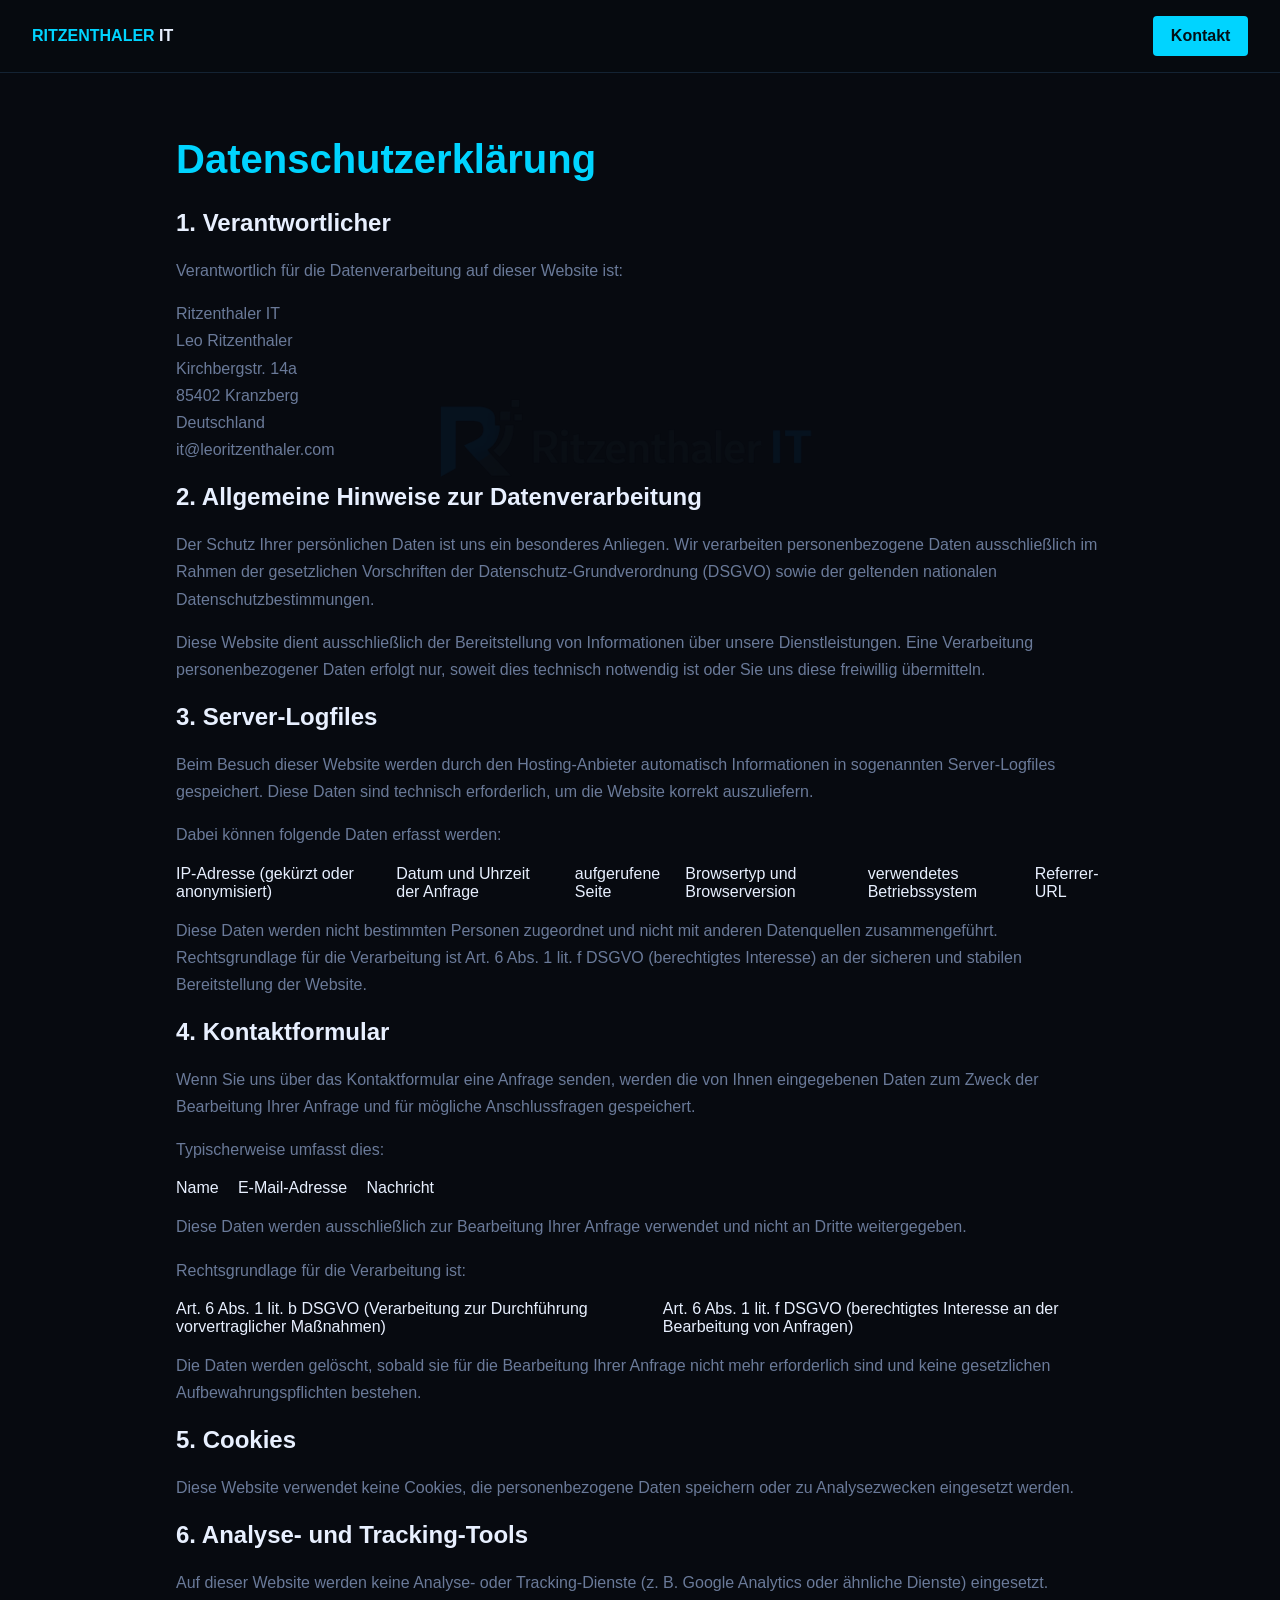
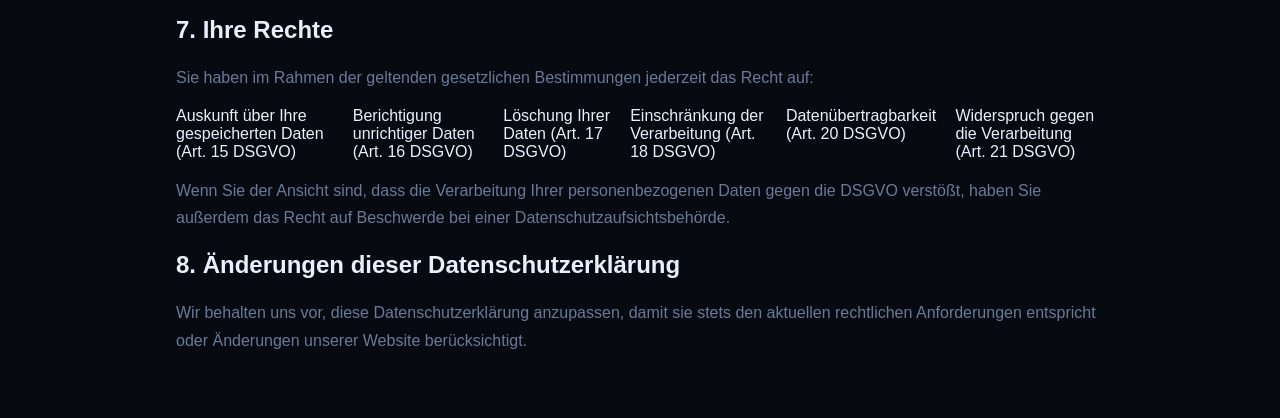
<file: datenschutzerklaerung.html>
<!DOCTYPE html>
<html lang="de">
<head>
  <meta charset="UTF-8">
  <meta name="viewport" content="width=device-width,initial-scale=1.0">
  <title>Datenschutzerklärung | Ritzenthaler IT</title>
  <link rel="stylesheet" href="styles.css">
</head>
<body>
  <nav>
    <a class="logo" href="index.html">RITZENTHALER <span>IT</span></a>
    <ul>
      <li><a href="index.html#kontakt" class="btn nav-cta">Kontakt</a></li>
    </ul>
  </nav>

  <main class="page">
    <h1>Datenschutzerklärung</h1>

    <h2>1. Verantwortlicher</h2>
    <p>Verantwortlich für die Datenverarbeitung auf dieser Website ist:</p>
    <p>
      Ritzenthaler IT<br>
      Leo Ritzenthaler<br>
      Kirchbergstr. 14a<br>
      85402 Kranzberg<br>
      Deutschland<br>
      <a href="mailto:it@leoritzenthaler.com">it@leoritzenthaler.com</a>
    </p>

    <h2>2. Allgemeine Hinweise zur Datenverarbeitung</h2>
    <p>
      Der Schutz Ihrer persönlichen Daten ist uns ein besonderes Anliegen. Wir verarbeiten personenbezogene Daten
      ausschließlich im Rahmen der gesetzlichen Vorschriften der Datenschutz-Grundverordnung (DSGVO) sowie der
      geltenden nationalen Datenschutzbestimmungen.
    </p>
    <p>
      Diese Website dient ausschließlich der Bereitstellung von Informationen über unsere Dienstleistungen. Eine
      Verarbeitung personenbezogener Daten erfolgt nur, soweit dies technisch notwendig ist oder Sie uns diese
      freiwillig übermitteln.
    </p>

    <h2>3. Server-Logfiles</h2>
    <p>
      Beim Besuch dieser Website werden durch den Hosting-Anbieter automatisch Informationen in sogenannten
      Server-Logfiles gespeichert. Diese Daten sind technisch erforderlich, um die Website korrekt auszuliefern.
    </p>
    <p>Dabei können folgende Daten erfasst werden:</p>
    <ul>
      <li>IP-Adresse (gekürzt oder anonymisiert)</li>
      <li>Datum und Uhrzeit der Anfrage</li>
      <li>aufgerufene Seite</li>
      <li>Browsertyp und Browserversion</li>
      <li>verwendetes Betriebssystem</li>
      <li>Referrer-URL</li>
    </ul>
    <p>
      Diese Daten werden nicht bestimmten Personen zugeordnet und nicht mit anderen Datenquellen zusammengeführt.
      Rechtsgrundlage für die Verarbeitung ist Art. 6 Abs. 1 lit. f DSGVO (berechtigtes Interesse) an der sicheren und
      stabilen Bereitstellung der Website.
    </p>

    <h2>4. Kontaktformular</h2>
    <p>
      Wenn Sie uns über das Kontaktformular eine Anfrage senden, werden die von Ihnen eingegebenen Daten zum Zweck
      der Bearbeitung Ihrer Anfrage und für mögliche Anschlussfragen gespeichert.
    </p>
    <p>Typischerweise umfasst dies:</p>
    <ul>
      <li>Name</li>
      <li>E-Mail-Adresse</li>
      <li>Nachricht</li>
    </ul>
    <p>
      Diese Daten werden ausschließlich zur Bearbeitung Ihrer Anfrage verwendet und nicht an Dritte weitergegeben.
    </p>
    <p>Rechtsgrundlage für die Verarbeitung ist:</p>
    <ul>
      <li>Art. 6 Abs. 1 lit. b DSGVO (Verarbeitung zur Durchführung vorvertraglicher Maßnahmen)</li>
      <li>Art. 6 Abs. 1 lit. f DSGVO (berechtigtes Interesse an der Bearbeitung von Anfragen)</li>
    </ul>
    <p>
      Die Daten werden gelöscht, sobald sie für die Bearbeitung Ihrer Anfrage nicht mehr erforderlich sind und keine
      gesetzlichen Aufbewahrungspflichten bestehen.
    </p>

    <h2>5. Cookies</h2>
    <p>Diese Website verwendet keine Cookies, die personenbezogene Daten speichern oder zu Analysezwecken eingesetzt werden.</p>

    <h2>6. Analyse- und Tracking-Tools</h2>
    <p>Auf dieser Website werden keine Analyse- oder Tracking-Dienste (z. B. Google Analytics oder ähnliche Dienste) eingesetzt.</p>

    <h2>7. Ihre Rechte</h2>
    <p>Sie haben im Rahmen der geltenden gesetzlichen Bestimmungen jederzeit das Recht auf:</p>
    <ul>
      <li>Auskunft über Ihre gespeicherten Daten (Art. 15 DSGVO)</li>
      <li>Berichtigung unrichtiger Daten (Art. 16 DSGVO)</li>
      <li>Löschung Ihrer Daten (Art. 17 DSGVO)</li>
      <li>Einschränkung der Verarbeitung (Art. 18 DSGVO)</li>
      <li>Datenübertragbarkeit (Art. 20 DSGVO)</li>
      <li>Widerspruch gegen die Verarbeitung (Art. 21 DSGVO)</li>
    </ul>
    <p>
      Wenn Sie der Ansicht sind, dass die Verarbeitung Ihrer personenbezogenen Daten gegen die DSGVO verstößt,
      haben Sie außerdem das Recht auf Beschwerde bei einer Datenschutzaufsichtsbehörde.
    </p>

    <h2>8. Änderungen dieser Datenschutzerklärung</h2>
    <p>
      Wir behalten uns vor, diese Datenschutzerklärung anzupassen, damit sie stets den aktuellen rechtlichen
      Anforderungen entspricht oder Änderungen unserer Website berücksichtigt.
    </p>
  </main>
</body>
</html>
</file>
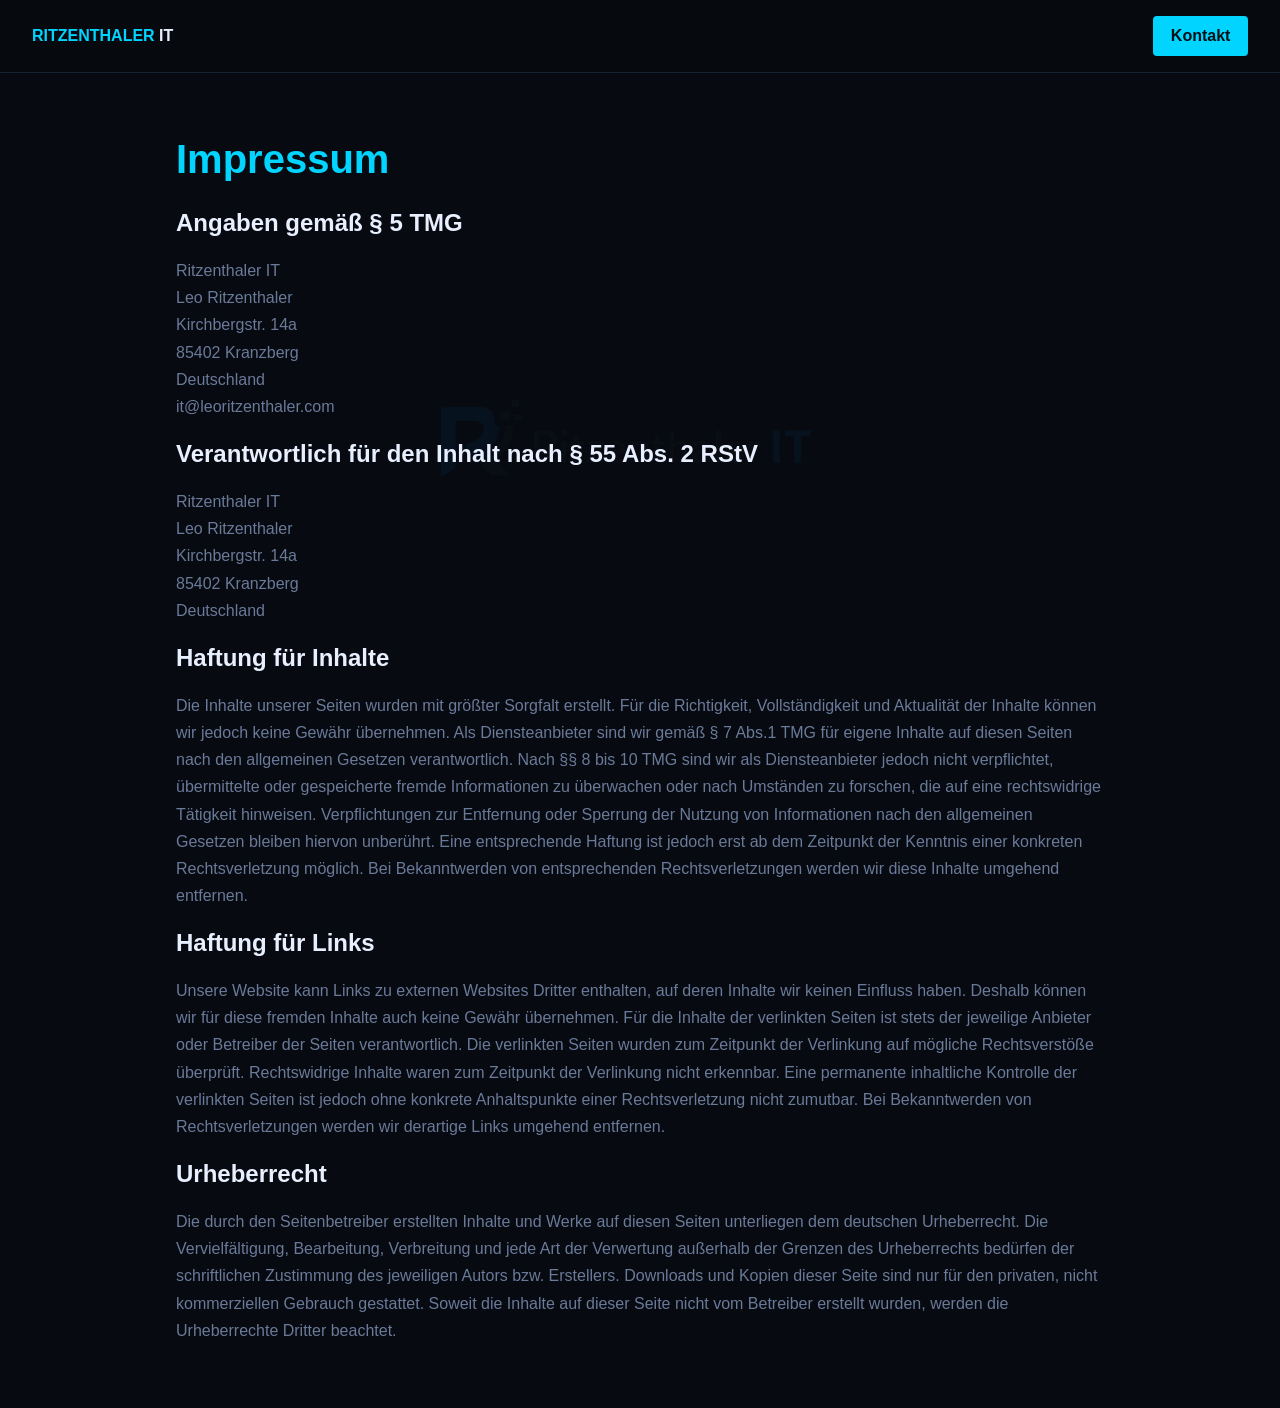
<file: impressum.html>
<!DOCTYPE html>
<html lang="de">
<head>
  <meta charset="UTF-8">
  <meta name="viewport" content="width=device-width,initial-scale=1.0">
  <title>Impressum | Ritzenthaler IT</title>
  <link rel="stylesheet" href="styles.css">
</head>
<body>
  <nav>
    <a class="logo" href="index.html">RITZENTHALER <span>IT</span></a>
    <ul>
      <li><a href="index.html#kontakt" class="btn nav-cta">Kontakt</a></li>
    </ul>
  </nav>

  <main class="page">
    <h1>Impressum</h1>

    <h2>Angaben gemäß § 5 TMG</h2>
    <p>
      Ritzenthaler IT<br>
      Leo Ritzenthaler<br>
      Kirchbergstr. 14a<br>
      85402 Kranzberg<br>
      Deutschland<br>
      <a href="mailto:it@leoritzenthaler.com">it@leoritzenthaler.com</a>
    </p>

    <h2>Verantwortlich für den Inhalt nach § 55 Abs. 2 RStV</h2>
    <p>
      Ritzenthaler IT<br>
      Leo Ritzenthaler<br>
      Kirchbergstr. 14a<br>
      85402 Kranzberg<br>
      Deutschland
    </p>

    <h2>Haftung für Inhalte</h2>
    <p>
      Die Inhalte unserer Seiten wurden mit größter Sorgfalt erstellt. Für die Richtigkeit, Vollständigkeit und Aktualität der Inhalte können wir jedoch keine Gewähr übernehmen.
      Als Diensteanbieter sind wir gemäß § 7 Abs.1 TMG für eigene Inhalte auf diesen Seiten nach den allgemeinen Gesetzen verantwortlich. Nach §§ 8 bis 10 TMG sind wir als Diensteanbieter jedoch nicht verpflichtet, übermittelte oder gespeicherte fremde Informationen zu überwachen oder nach Umständen zu forschen, die auf eine rechtswidrige Tätigkeit hinweisen.
      Verpflichtungen zur Entfernung oder Sperrung der Nutzung von Informationen nach den allgemeinen Gesetzen bleiben hiervon unberührt. Eine entsprechende Haftung ist jedoch erst ab dem Zeitpunkt der Kenntnis einer konkreten Rechtsverletzung möglich. Bei Bekanntwerden von entsprechenden Rechtsverletzungen werden wir diese Inhalte umgehend entfernen.
    </p>

    <h2>Haftung für Links</h2>
    <p>
      Unsere Website kann Links zu externen Websites Dritter enthalten, auf deren Inhalte wir keinen Einfluss haben. Deshalb können wir für diese fremden Inhalte auch keine Gewähr übernehmen.
      Für die Inhalte der verlinkten Seiten ist stets der jeweilige Anbieter oder Betreiber der Seiten verantwortlich. Die verlinkten Seiten wurden zum Zeitpunkt der Verlinkung auf mögliche Rechtsverstöße überprüft. Rechtswidrige Inhalte waren zum Zeitpunkt der Verlinkung nicht erkennbar.
      Eine permanente inhaltliche Kontrolle der verlinkten Seiten ist jedoch ohne konkrete Anhaltspunkte einer Rechtsverletzung nicht zumutbar. Bei Bekanntwerden von Rechtsverletzungen werden wir derartige Links umgehend entfernen.
    </p>

    <h2>Urheberrecht</h2>
    <p>
      Die durch den Seitenbetreiber erstellten Inhalte und Werke auf diesen Seiten unterliegen dem deutschen Urheberrecht.
      Die Vervielfältigung, Bearbeitung, Verbreitung und jede Art der Verwertung außerhalb der Grenzen des Urheberrechts bedürfen der schriftlichen Zustimmung des jeweiligen Autors bzw. Erstellers.
      Downloads und Kopien dieser Seite sind nur für den privaten, nicht kommerziellen Gebrauch gestattet.
      Soweit die Inhalte auf dieser Seite nicht vom Betreiber erstellt wurden, werden die Urheberrechte Dritter beachtet.
    </p>
  </main>
</body>
</html>
</file>
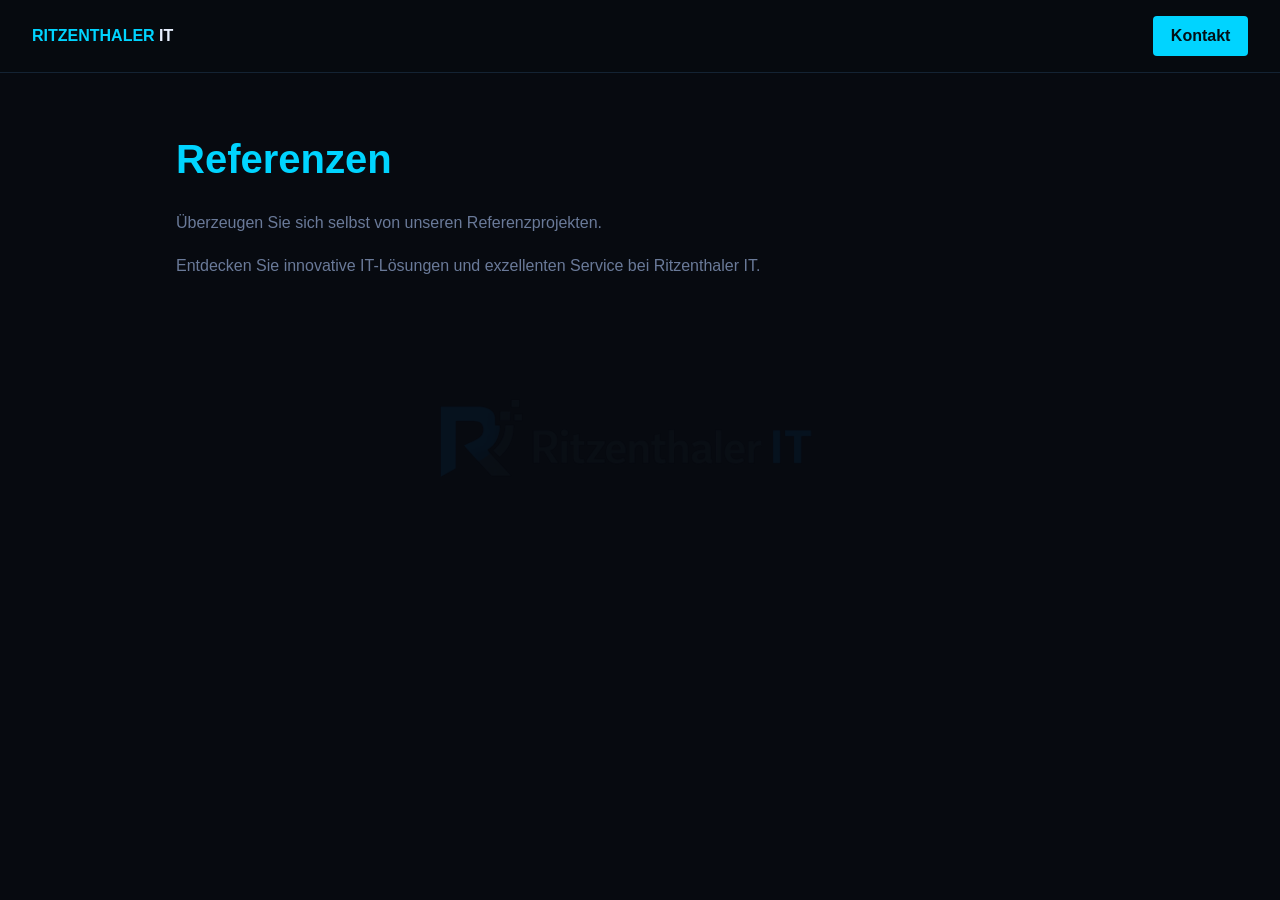
<file: referenzen.html>
<!DOCTYPE html>
<html lang="de"><head><meta charset="UTF-8"><meta name="viewport" content="width=device-width,initial-scale=1.0"><title>Referenzen | Ritzenthaler IT</title><link rel="stylesheet" href="styles.css"></head>
<body><nav><a class="logo" href="index.html">RITZENTHALER <span>IT</span></a><ul><li><a href="index.html#kontakt" class="btn nav-cta">Kontakt</a></li></ul></nav>
<main class="page"><h1>Referenzen</h1><p>Überzeugen Sie sich selbst von unseren Referenzprojekten.</p><p>Entdecken Sie innovative IT-Lösungen und exzellenten Service bei Ritzenthaler IT.</p></main></body></html>
</file>
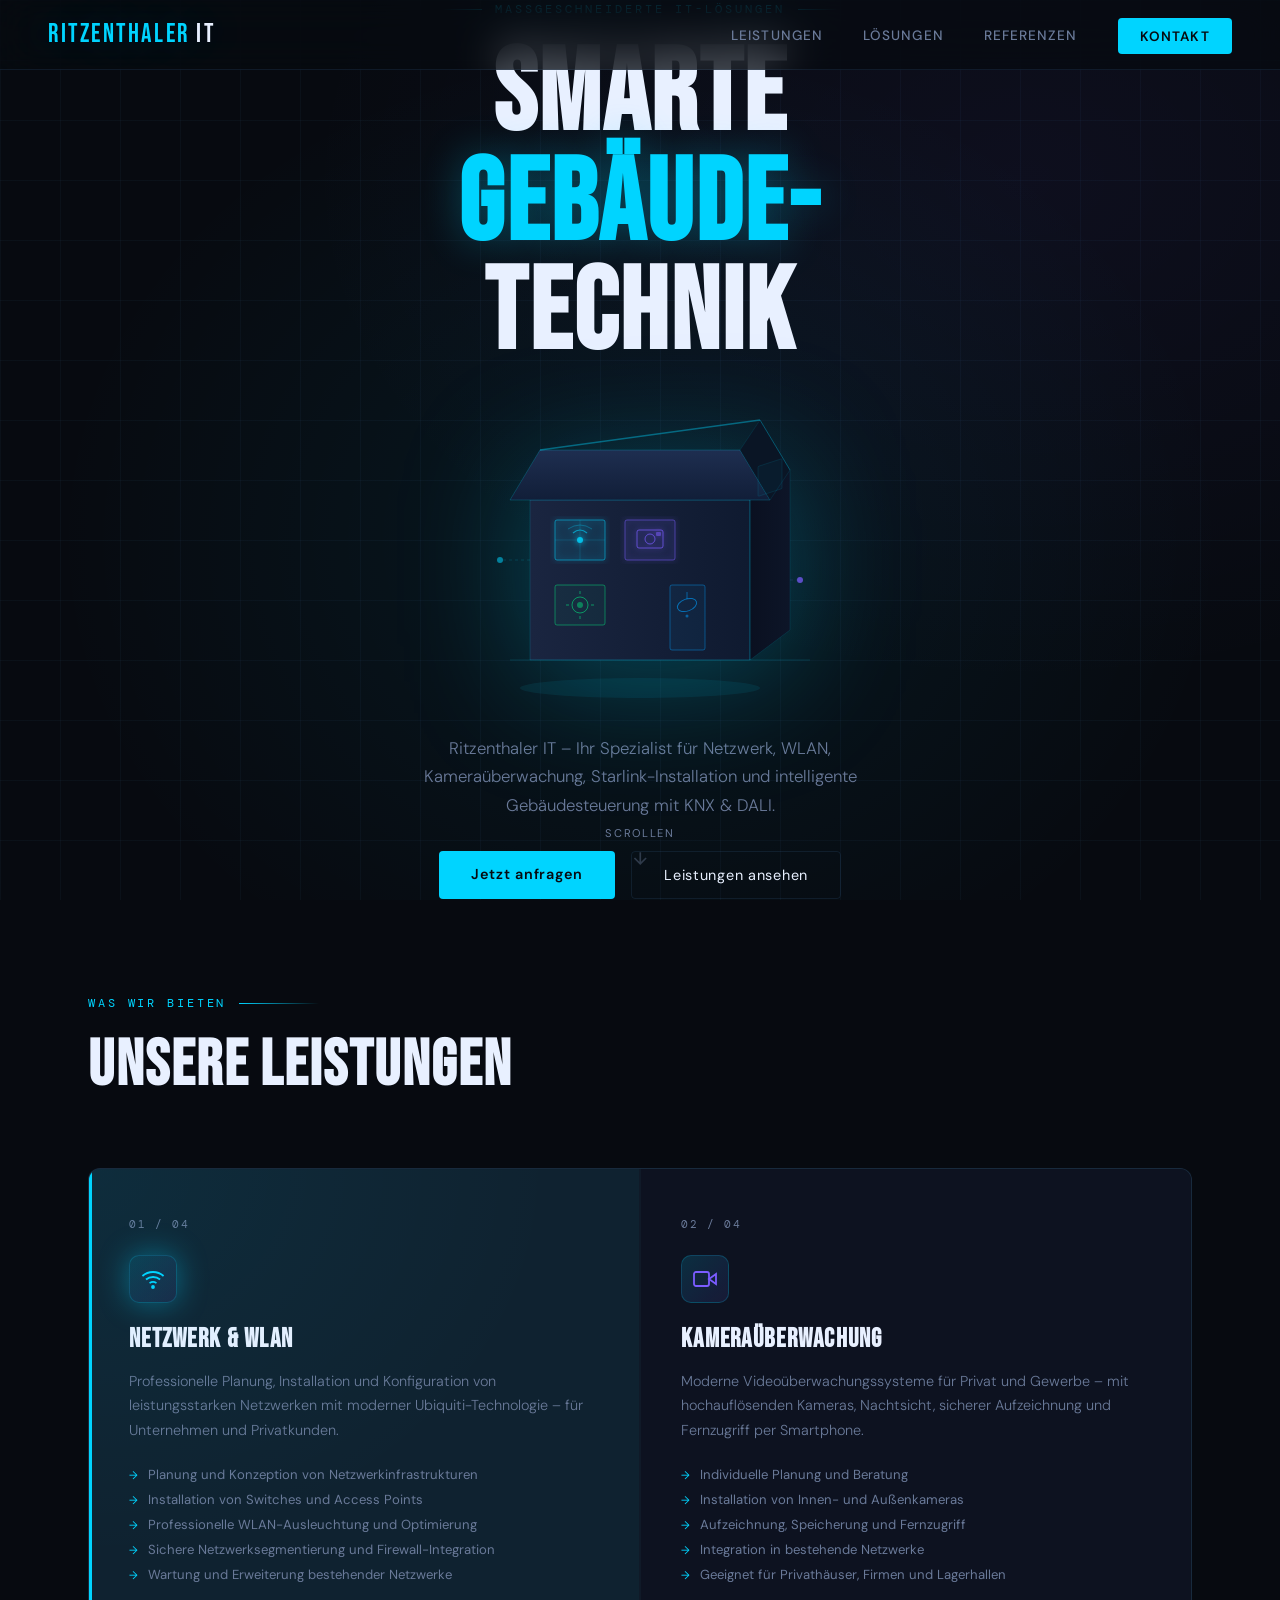
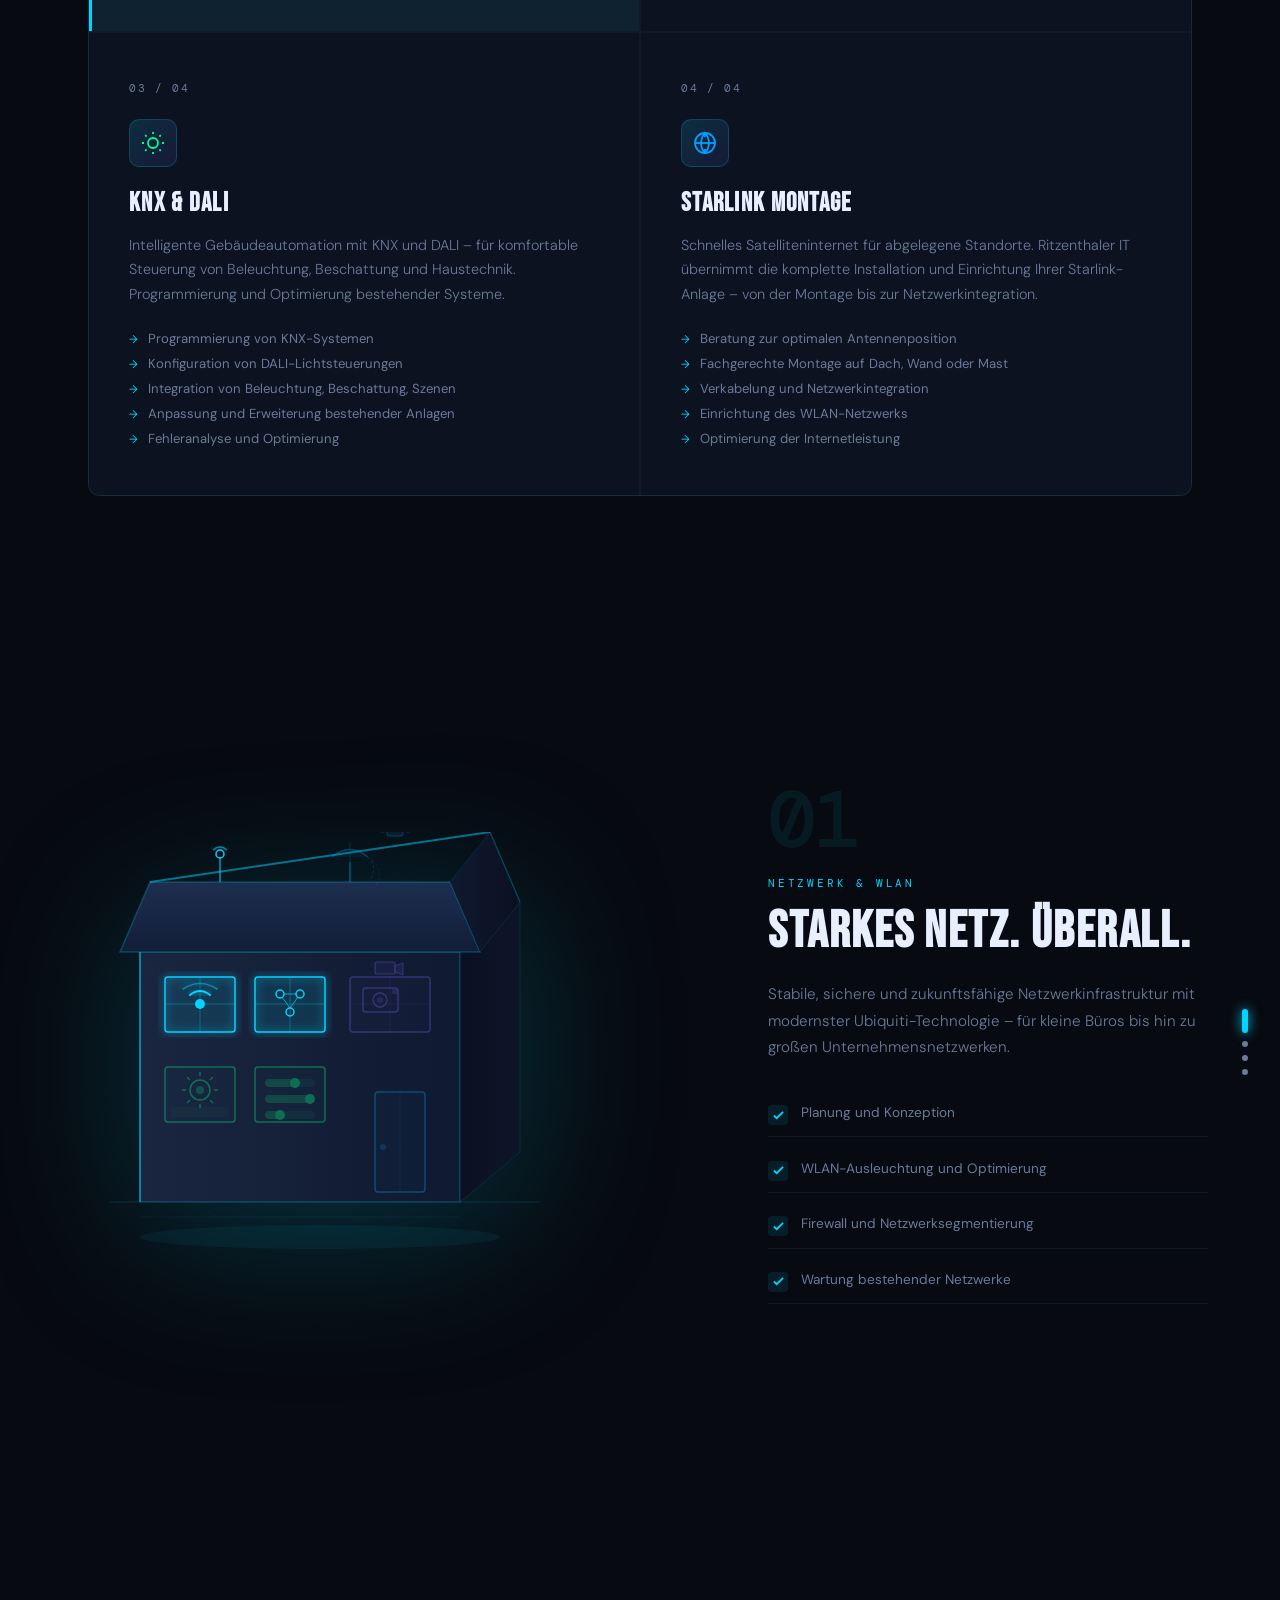
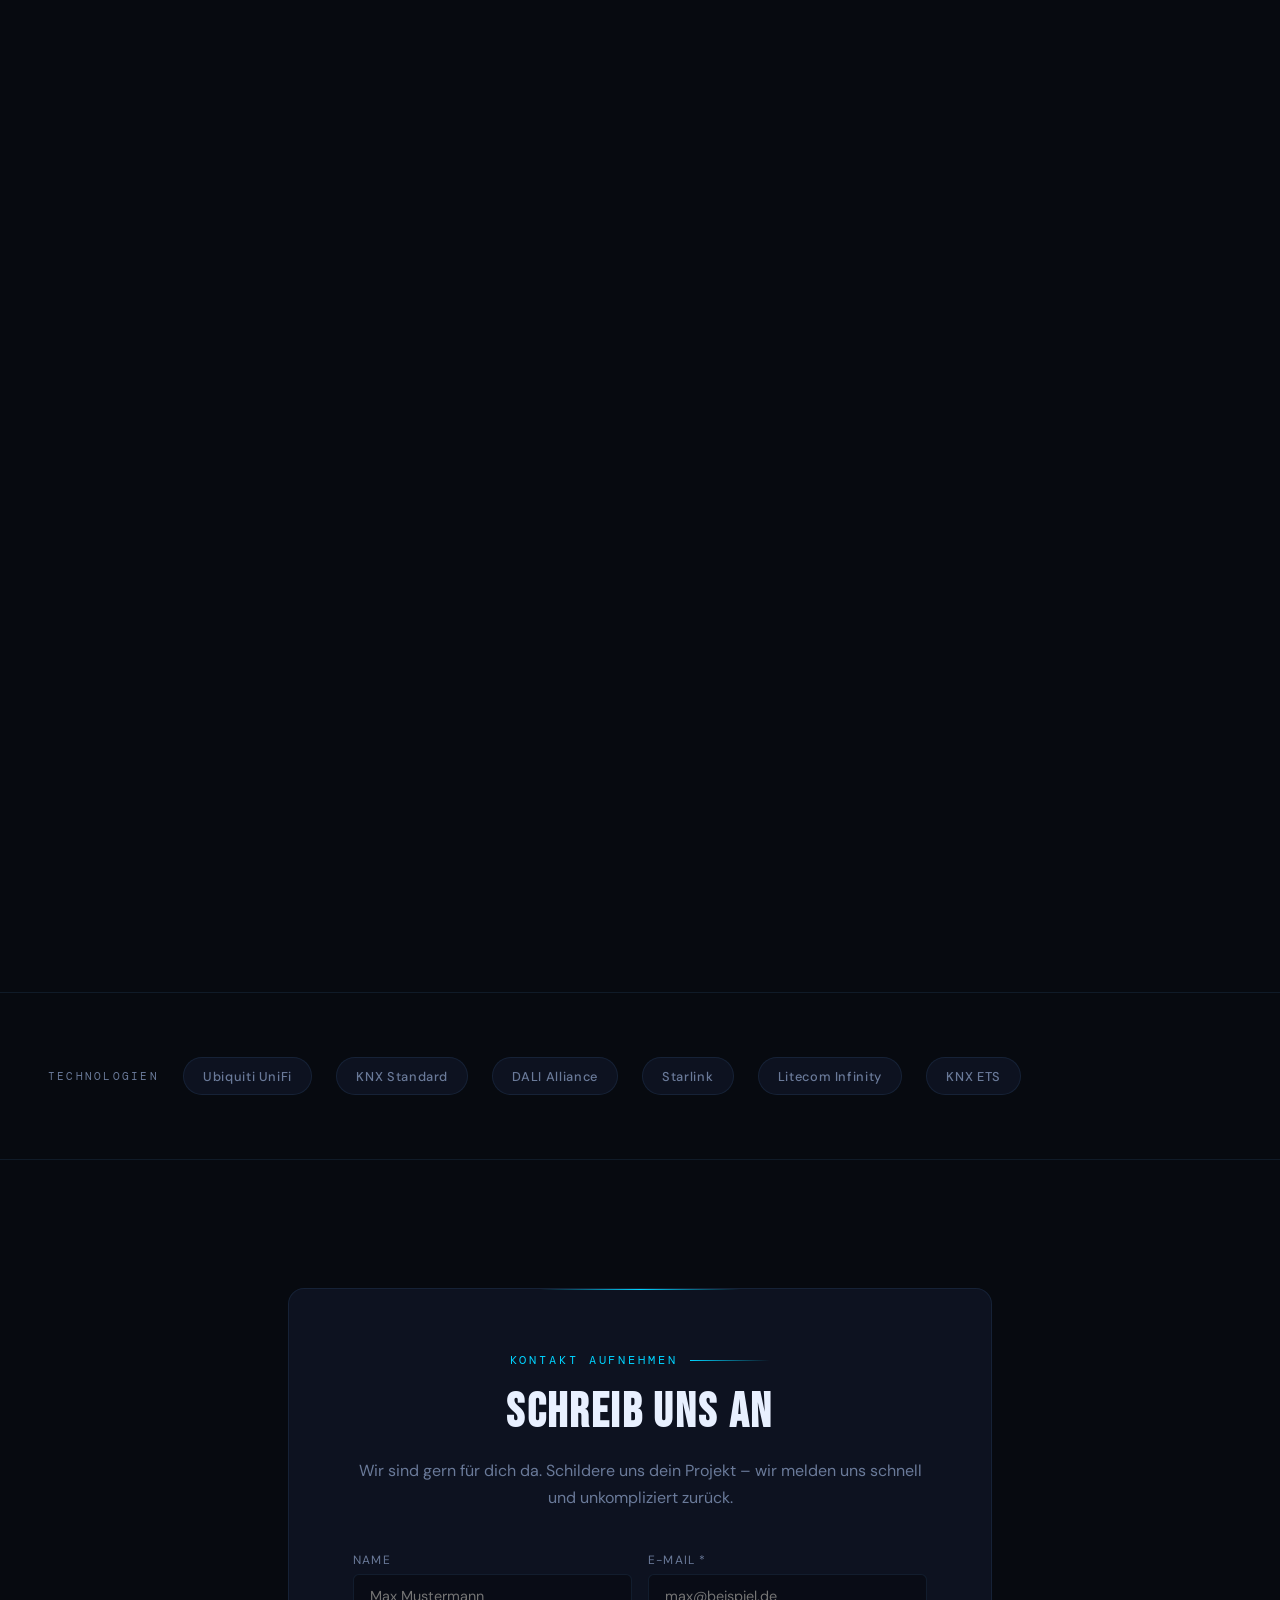
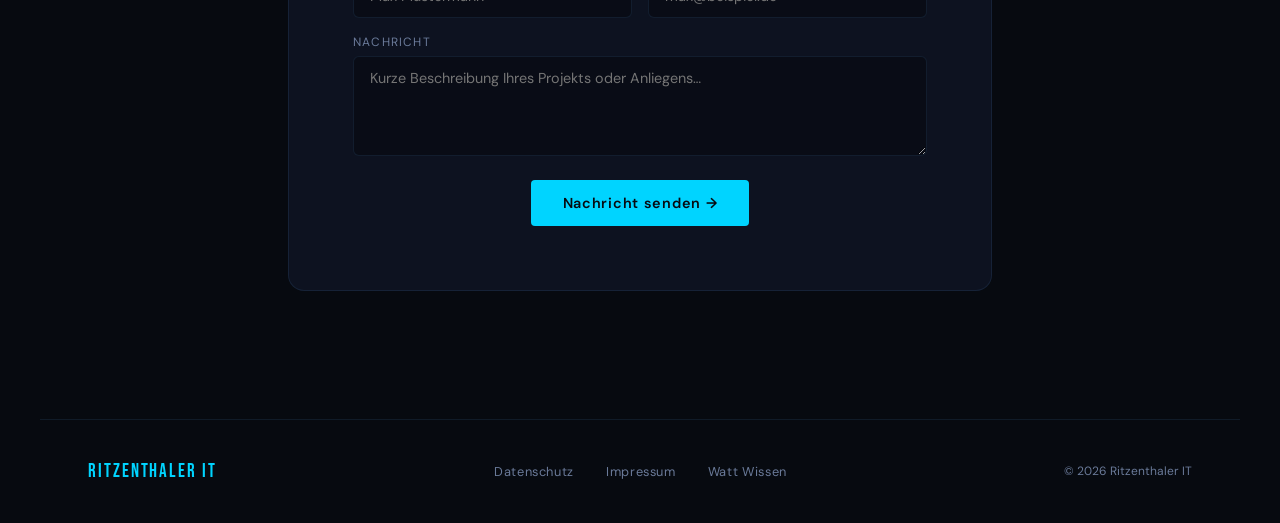
<file: ritzenthaler-it.html>
<!DOCTYPE html>
<html lang="de">
<head>
<meta charset="UTF-8">
<meta name="viewport" content="width=device-width, initial-scale=1.0">
<title>Ritzenthaler IT – Netzwerk · Sicherheit · Gebäudeautomation</title>
<link rel="preconnect" href="https://fonts.googleapis.com">
<link href="https://fonts.googleapis.com/css2?family=Bebas+Neue&family=DM+Sans:wght@300;400;500&family=DM+Mono:wght@400;500&display=swap" rel="stylesheet">
<style>
  :root {
    --bg: #070a10;
    --surface: #0d1220;
    --border: rgba(100,180,255,0.1);
    --accent: #00d4ff;
    --accent2: #7b5cff;
    --accent3: #00ff88;
    --text: #e8f0ff;
    --muted: #6a7a99;
    --glow: 0 0 40px rgba(0,212,255,0.3);
  }

  * { margin: 0; padding: 0; box-sizing: border-box; }

  html { scroll-behavior: smooth; }

  body {
    font-family: 'DM Sans', sans-serif;
    background: var(--bg);
    color: var(--text);
    overflow-x: hidden;
  }

  /* ── NAV ── */
  nav {
    position: fixed; top: 0; left: 0; right: 0; z-index: 100;
    display: flex; align-items: center; justify-content: space-between;
    padding: 1.2rem 3rem;
    background: rgba(7,10,16,0.7);
    backdrop-filter: blur(20px);
    border-bottom: 1px solid var(--border);
  }
  .logo {
    font-family: 'Bebas Neue', sans-serif;
    font-size: 1.6rem;
    letter-spacing: 0.1em;
    color: var(--accent);
    text-shadow: var(--glow);
  }
  .logo span { color: var(--text); }
  nav ul { list-style: none; display: flex; gap: 2.5rem; }
  nav a {
    color: var(--muted); text-decoration: none;
    font-size: 0.85rem; letter-spacing: 0.08em; text-transform: uppercase;
    font-weight: 500; transition: color 0.2s;
  }
  nav a:hover { color: var(--accent); }
  .nav-cta {
    background: var(--accent); color: var(--bg) !important;
    padding: 0.6rem 1.4rem; border-radius: 4px;
    font-weight: 600 !important; color: var(--bg) !important;
    transition: box-shadow 0.2s, transform 0.2s !important;
  }
  .nav-cta:hover { box-shadow: var(--glow); transform: translateY(-1px); color: var(--bg) !important; }

  /* ── HERO ── */
  #hero {
    position: relative; height: 100vh;
    display: flex; flex-direction: column;
    align-items: center; justify-content: center;
    overflow: hidden;
  }

  .hero-bg {
    position: absolute; inset: 0;
    background: radial-gradient(ellipse at 50% 60%, rgba(0,212,255,0.07) 0%, transparent 65%),
                radial-gradient(ellipse at 80% 20%, rgba(123,92,255,0.06) 0%, transparent 50%);
  }

  /* grid lines */
  .grid-overlay {
    position: absolute; inset: 0; pointer-events: none;
    background-image:
      linear-gradient(rgba(100,180,255,0.04) 1px, transparent 1px),
      linear-gradient(90deg, rgba(100,180,255,0.04) 1px, transparent 1px);
    background-size: 60px 60px;
  }

  .hero-content {
    position: relative; z-index: 2;
    text-align: center;
    display: flex; flex-direction: column; align-items: center; gap: 1.5rem;
  }

  .eyebrow {
    font-family: 'DM Mono', monospace;
    font-size: 0.75rem; letter-spacing: 0.25em;
    color: var(--accent); text-transform: uppercase;
    display: flex; align-items: center; gap: 0.8rem;
  }
  .eyebrow::before, .eyebrow::after {
    content: ''; display: block; height: 1px; width: 40px;
    background: linear-gradient(90deg, transparent, var(--accent));
  }
  .eyebrow::after { background: linear-gradient(90deg, var(--accent), transparent); }

  h1 {
    font-family: 'Bebas Neue', sans-serif;
    font-size: clamp(3.5rem, 9vw, 8rem);
    line-height: 0.95;
    letter-spacing: 0.02em;
  }
  h1 .line2 { color: var(--accent); text-shadow: var(--glow); }

  .hero-sub {
    font-size: 1.05rem; color: var(--muted); max-width: 520px;
    line-height: 1.7; font-weight: 300;
  }

  .hero-cta {
    display: flex; gap: 1rem; margin-top: 0.5rem;
  }
  .btn-primary {
    background: var(--accent); color: var(--bg);
    padding: 0.85rem 2rem; border-radius: 4px;
    font-weight: 600; text-decoration: none;
    font-size: 0.9rem; letter-spacing: 0.05em;
    transition: box-shadow 0.2s, transform 0.2s;
  }
  .btn-primary:hover { box-shadow: var(--glow); transform: translateY(-2px); }
  .btn-ghost {
    border: 1px solid var(--border); color: var(--text);
    padding: 0.85rem 2rem; border-radius: 4px;
    font-size: 0.9rem; letter-spacing: 0.05em;
    text-decoration: none; transition: border-color 0.2s, color 0.2s;
  }
  .btn-ghost:hover { border-color: var(--accent); color: var(--accent); }

  .scroll-hint {
    position: absolute; bottom: 2rem; left: 50%; transform: translateX(-50%);
    display: flex; flex-direction: column; align-items: center; gap: 0.5rem;
    color: var(--muted); font-size: 0.7rem; letter-spacing: 0.15em;
    text-transform: uppercase; animation: bounce 2s infinite;
  }
  .scroll-hint svg { width: 20px; opacity: 0.4; }
  @keyframes bounce { 0%,100%{transform:translateX(-50%) translateY(0)} 50%{transform:translateX(-50%) translateY(6px)} }

  /* ── 3D BUILDING SVG ── */
  .building-wrap {
    position: relative; margin-top: 1rem;
    width: 340px; height: 300px;
  }

  .building-svg {
    width: 100%; height: 100%;
    filter: drop-shadow(0 20px 60px rgba(0,212,255,0.25));
  }

  /* animated pulsing dot for active service */
  .service-dot {
    position: absolute;
    width: 12px; height: 12px;
    border-radius: 50%;
    background: var(--accent);
    box-shadow: 0 0 0 4px rgba(0,212,255,0.3), 0 0 20px rgba(0,212,255,0.6);
    animation: pulse 1.5s ease-in-out infinite;
    transition: all 0.4s ease;
    pointer-events: none;
  }
  @keyframes pulse { 0%,100%{box-shadow:0 0 0 4px rgba(0,212,255,0.3),0 0 20px rgba(0,212,255,0.6)} 50%{box-shadow:0 0 0 8px rgba(0,212,255,0.1),0 0 40px rgba(0,212,255,0.9)} }

  /* ── SERVICES SECTION ── */
  #leistungen {
    padding: 6rem 3rem;
    max-width: 1200px; margin: 0 auto;
  }

  .section-label {
    font-family: 'DM Mono', monospace;
    font-size: 0.72rem; letter-spacing: 0.25em;
    color: var(--accent); text-transform: uppercase;
    margin-bottom: 1rem;
    display: flex; align-items: center; gap: 0.8rem;
  }
  .section-label::after {
    content: ''; flex: 1; height: 1px;
    background: linear-gradient(90deg, var(--accent), transparent);
    max-width: 80px;
  }

  .section-title {
    font-family: 'Bebas Neue', sans-serif;
    font-size: clamp(2.5rem, 5vw, 4rem);
    letter-spacing: 0.03em;
    margin-bottom: 4rem;
  }

  .services-layout {
    display: grid;
    grid-template-columns: 1fr 1fr;
    gap: 2px;
    background: var(--border);
    border: 1px solid var(--border);
    border-radius: 12px;
    overflow: hidden;
  }

  .service-card {
    background: var(--surface);
    padding: 3rem 2.5rem;
    position: relative;
    cursor: pointer;
    transition: background 0.3s;
    overflow: hidden;
  }
  .service-card::before {
    content: '';
    position: absolute; top: 0; left: 0;
    width: 3px; height: 0;
    background: var(--accent);
    transition: height 0.4s ease;
  }
  .service-card:hover::before,
  .service-card.active::before { height: 100%; }
  .service-card.active { background: rgba(0,212,255,0.04); }

  .service-number {
    font-family: 'DM Mono', monospace;
    font-size: 0.7rem; color: var(--muted);
    letter-spacing: 0.15em; margin-bottom: 1.5rem;
  }

  .service-icon {
    width: 48px; height: 48px;
    background: linear-gradient(135deg, rgba(0,212,255,0.15), rgba(123,92,255,0.1));
    border: 1px solid rgba(0,212,255,0.2);
    border-radius: 10px;
    display: flex; align-items: center; justify-content: center;
    margin-bottom: 1.5rem;
    transition: box-shadow 0.3s;
  }
  .service-card:hover .service-icon,
  .service-card.active .service-icon {
    box-shadow: 0 0 30px rgba(0,212,255,0.4);
  }
  .service-icon svg { width: 24px; height: 24px; }

  .service-card h3 {
    font-family: 'Bebas Neue', sans-serif;
    font-size: 1.6rem; letter-spacing: 0.05em;
    margin-bottom: 1rem; line-height: 1;
  }
  .service-card p {
    color: var(--muted); font-size: 0.9rem; line-height: 1.7;
    font-weight: 300;
  }

  .service-features {
    margin-top: 1.5rem;
    display: flex; flex-direction: column; gap: 0.5rem;
  }
  .feature-item {
    display: flex; align-items: center; gap: 0.6rem;
    font-size: 0.82rem; color: var(--muted);
  }
  .feature-item::before {
    content: '→'; color: var(--accent); font-size: 0.7rem; flex-shrink: 0;
  }

  .card-glow {
    position: absolute; inset: 0; pointer-events: none;
    background: radial-gradient(ellipse at top left, rgba(0,212,255,0.06), transparent 60%);
    opacity: 0; transition: opacity 0.3s;
  }
  .service-card:hover .card-glow,
  .service-card.active .card-glow { opacity: 1; }

  /* ── STICKY 3D SECTION (scroll-driven highlights) ── */
  #scroll-scene {
    position: relative;
    height: 400vh; /* scroll space */
  }

  .scene-sticky {
    position: sticky; top: 0;
    height: 100vh;
    display: grid;
    grid-template-columns: 1fr 1fr;
    align-items: center;
    overflow: hidden;
  }

  .scene-house-panel {
    display: flex; align-items: center; justify-content: center;
    height: 100vh;
    position: relative;
  }

  .big-house-svg {
    width: min(480px, 45vw);
    height: auto;
    filter: drop-shadow(0 30px 80px rgba(0,212,255,0.2));
  }

  /* highlight overlays on the house */
  .house-part {
    transition: opacity 0.5s;
    opacity: 0.35;
  }
  .house-part.lit {
    opacity: 1;
  }
  .house-part.lit path, .house-part.lit rect, .house-part.lit polygon {
    filter: url(#glow);
  }

  .scene-info-panel {
    padding: 4rem;
    display: flex; flex-direction: column; justify-content: center;
    height: 100vh; position: relative;
  }

  .scene-service-slide {
    position: absolute;
    opacity: 0; transform: translateY(30px);
    transition: opacity 0.5s, transform 0.5s;
    padding: 4rem;
    pointer-events: none;
  }
  .scene-service-slide.active {
    opacity: 1; transform: translateY(0);
    pointer-events: auto;
  }

  .slide-number {
    font-family: 'DM Mono', monospace;
    font-size: 5rem; font-weight: 500;
    color: rgba(0,212,255,0.08);
    line-height: 1; margin-bottom: 1rem;
    letter-spacing: -0.02em;
  }
  .slide-label {
    font-family: 'DM Mono', monospace;
    font-size: 0.7rem; letter-spacing: 0.25em;
    color: var(--accent); text-transform: uppercase;
    margin-bottom: 1rem;
  }
  .slide-title {
    font-family: 'Bebas Neue', sans-serif;
    font-size: clamp(2rem, 4vw, 3.2rem);
    letter-spacing: 0.03em; line-height: 1;
    margin-bottom: 1.5rem;
  }
  .slide-desc {
    color: var(--muted); font-size: 0.95rem; line-height: 1.75;
    max-width: 440px; font-weight: 300;
  }
  .slide-list {
    margin-top: 2rem;
    display: flex; flex-direction: column; gap: 0.7rem;
  }
  .slide-item {
    display: flex; align-items: flex-start; gap: 0.8rem;
    font-size: 0.85rem; color: var(--muted);
    padding: 0.7rem 0; border-bottom: 1px solid var(--border);
  }
  .slide-item-icon {
    width: 20px; height: 20px;
    background: rgba(0,212,255,0.1); border-radius: 4px;
    display: flex; align-items: center; justify-content: center;
    flex-shrink: 0; margin-top: 1px;
  }
  .slide-item-icon svg { width: 11px; color: var(--accent); }

  /* progress bar */
  .scene-progress {
    position: absolute; right: 2rem; top: 50%; transform: translateY(-50%);
    display: flex; flex-direction: column; gap: 8px; z-index: 10;
  }
  .prog-dot {
    width: 6px; height: 6px; border-radius: 50%;
    background: var(--muted); transition: all 0.3s;
    cursor: pointer;
  }
  .prog-dot.active {
    background: var(--accent);
    box-shadow: 0 0 12px var(--accent);
    height: 24px; border-radius: 3px;
  }

  /* ── BRANDS ── */
  #partners {
    padding: 4rem 3rem;
    border-top: 1px solid var(--border);
    border-bottom: 1px solid var(--border);
  }
  .partners-inner {
    max-width: 1200px; margin: 0 auto;
    display: flex; align-items: center;
    gap: 1.5rem; flex-wrap: wrap;
  }
  .partners-label {
    font-family: 'DM Mono', monospace;
    font-size: 0.7rem; letter-spacing: 0.2em;
    color: var(--muted); text-transform: uppercase;
    flex-shrink: 0; min-width: 100px;
  }
  .partner-tag {
    background: var(--surface);
    border: 1px solid var(--border);
    padding: 0.6rem 1.2rem; border-radius: 40px;
    font-size: 0.8rem; font-weight: 500;
    color: var(--muted); letter-spacing: 0.05em;
    transition: border-color 0.2s, color 0.2s;
  }
  .partner-tag:hover { border-color: var(--accent); color: var(--accent); }

  /* ── CONTACT ── */
  #kontakt {
    padding: 8rem 3rem;
    max-width: 800px; margin: 0 auto;
    text-align: center;
  }
  .contact-card {
    background: var(--surface);
    border: 1px solid var(--border);
    border-radius: 16px;
    padding: 4rem;
    position: relative;
    overflow: hidden;
  }
  .contact-card::before {
    content: '';
    position: absolute; top: -1px; left: 50%; transform: translateX(-50%);
    width: 200px; height: 2px;
    background: linear-gradient(90deg, transparent, var(--accent), transparent);
  }
  .contact-card h2 {
    font-family: 'Bebas Neue', sans-serif;
    font-size: 3rem; letter-spacing: 0.05em;
    margin-bottom: 1rem;
  }
  .contact-card p { color: var(--muted); margin-bottom: 2.5rem; line-height: 1.7; }

  .contact-form { display: flex; flex-direction: column; gap: 1rem; text-align: left; }
  .form-row { display: grid; grid-template-columns: 1fr 1fr; gap: 1rem; }
  .form-field { display: flex; flex-direction: column; gap: 0.4rem; }
  .form-field label { font-size: 0.75rem; letter-spacing: 0.1em; color: var(--muted); text-transform: uppercase; }
  .form-field input, .form-field textarea {
    background: rgba(0,0,0,0.3); border: 1px solid var(--border);
    border-radius: 6px; padding: 0.75rem 1rem;
    color: var(--text); font-family: 'DM Sans', sans-serif;
    font-size: 0.9rem; outline: none; resize: vertical;
    transition: border-color 0.2s;
  }
  .form-field input:focus, .form-field textarea:focus { border-color: var(--accent); }
  .form-field textarea { min-height: 100px; }

  /* ── FOOTER ── */
  footer {
    border-top: 1px solid var(--border);
    padding: 2.5rem 3rem;
    display: flex; align-items: center; justify-content: space-between;
    max-width: 1200px; margin: 0 auto;
  }
  .footer-logo {
    font-family: 'Bebas Neue', sans-serif;
    font-size: 1.2rem; letter-spacing: 0.1em; color: var(--accent);
  }
  .footer-links { display: flex; gap: 2rem; }
  .footer-links a {
    color: var(--muted); text-decoration: none;
    font-size: 0.8rem; letter-spacing: 0.05em;
    transition: color 0.2s;
  }
  .footer-links a:hover { color: var(--accent); }
  .footer-copy { font-size: 0.75rem; color: var(--muted); }

  /* ── Animations ── */
  .fade-in { opacity: 0; transform: translateY(20px); transition: opacity 0.7s, transform 0.7s; }
  .fade-in.visible { opacity: 1; transform: translateY(0); }

  @media (max-width: 768px) {
    nav { padding: 1rem 1.5rem; }
    nav ul { display: none; }
    .services-layout { grid-template-columns: 1fr; }
    .scene-sticky { grid-template-columns: 1fr; }
    .scene-house-panel { display: none; }
    #leistungen, #kontakt { padding: 4rem 1.5rem; }
    .form-row { grid-template-columns: 1fr; }
    footer { flex-direction: column; gap: 1.5rem; text-align: center; }
    .footer-links { flex-wrap: wrap; justify-content: center; }
    .contact-card { padding: 2rem; }
  }
</style>
</head>
<body>

<!-- NAV -->
<nav>
  <div class="logo">Ritzenthaler <span>IT</span></div>
  <ul>
    <li><a href="unsere-leistungen.html">Leistungen</a></li>
    <li><a href="start.html">Lösungen</a></li>
    <li><a href="referenzen.html">Referenzen</a></li>
    <li><a href="kontaktformular.html" class="nav-cta">Kontakt</a></li>
  </ul>
</nav>

<!-- HERO -->
<section id="hero">
  <div class="hero-bg"></div>
  <div class="grid-overlay"></div>

  <div class="hero-content">
    <p class="eyebrow">Maßgeschneiderte IT-Lösungen</p>

    <h1>
      <div>SMARTE</div>
      <div class="line2">GEBÄUDE-</div>
      <div>TECHNIK</div>
    </h1>

    <!-- Mini 3D Building -->
    <div class="building-wrap" id="mini-house">
      <svg class="building-svg" viewBox="0 0 340 280" xmlns="http://www.w3.org/2000/svg">
        <defs>
          <filter id="glow-mini">
            <feGaussianBlur stdDeviation="3" result="blur"/>
            <feMerge><feMergeNode in="blur"/><feMergeNode in="SourceGraphic"/></feMerge>
          </filter>
          <linearGradient id="wallGrad" x1="0" y1="0" x2="1" y2="0">
            <stop offset="0%" stop-color="#1a2540"/>
            <stop offset="100%" stop-color="#0f1a30"/>
          </linearGradient>
          <linearGradient id="sideGrad" x1="0" y1="0" x2="1" y2="0">
            <stop offset="0%" stop-color="#0a1020"/>
            <stop offset="100%" stop-color="#0d1528"/>
          </linearGradient>
          <linearGradient id="roofGrad" x1="0" y1="0" x2="0" y2="1">
            <stop offset="0%" stop-color="#1e2e50"/>
            <stop offset="100%" stop-color="#111e38"/>
          </linearGradient>
          <linearGradient id="accentGlow" x1="0" y1="0" x2="0" y2="1">
            <stop offset="0%" stop-color="#00d4ff" stop-opacity="0.9"/>
            <stop offset="100%" stop-color="#00d4ff" stop-opacity="0.2"/>
          </linearGradient>
        </defs>

        <!-- Ground shadow -->
        <ellipse cx="170" cy="268" rx="120" ry="10" fill="rgba(0,212,255,0.08)"/>

        <!-- Main front wall -->
        <polygon points="60,80 280,80 280,240 60,240" fill="url(#wallGrad)" stroke="rgba(0,212,255,0.15)" stroke-width="1"/>

        <!-- Right side wall (3D) -->
        <polygon points="280,80 320,50 320,210 280,240" fill="url(#sideGrad)" stroke="rgba(0,212,255,0.1)" stroke-width="1"/>

        <!-- Roof front -->
        <polygon points="40,80 300,80 270,30 70,30" fill="url(#roofGrad)" stroke="rgba(0,212,255,0.2)" stroke-width="1"/>

        <!-- Roof right side -->
        <polygon points="300,80 320,50 290,0 270,30" fill="#0a1525" stroke="rgba(0,212,255,0.1)" stroke-width="1"/>

        <!-- Roof ridge accent -->
        <line x1="70" y1="30" x2="290" y2="0" stroke="rgba(0,212,255,0.4)" stroke-width="1.5"/>
        <line x1="290" y1="0" x2="320" y2="50" stroke="rgba(0,212,255,0.25)" stroke-width="1"/>

        <!-- Windows front (network nodes) -->
        <g id="win1" filter="url(#glow-mini)">
          <rect x="85" y="100" width="50" height="40" rx="2" fill="rgba(0,212,255,0.05)" stroke="rgba(0,212,255,0.5)" stroke-width="1"/>
          <line x1="110" y1="100" x2="110" y2="140" stroke="rgba(0,212,255,0.3)" stroke-width="0.5"/>
          <line x1="85" y1="120" x2="135" y2="120" stroke="rgba(0,212,255,0.3)" stroke-width="0.5"/>
          <!-- wifi signal -->
          <circle cx="110" cy="120" r="3" fill="#00d4ff" opacity="0.8"/>
          <path d="M103,113 Q110,107 117,113" fill="none" stroke="#00d4ff" stroke-width="1.2" opacity="0.6"/>
          <path d="M98,109 Q110,101 122,109" fill="none" stroke="#00d4ff" stroke-width="1" opacity="0.3"/>
        </g>

        <!-- Camera window -->
        <g id="win2" filter="url(#glow-mini)">
          <rect x="155" y="100" width="50" height="40" rx="2" fill="rgba(123,92,255,0.05)" stroke="rgba(123,92,255,0.5)" stroke-width="1"/>
          <!-- camera icon -->
          <rect x="167" y="110" width="26" height="18" rx="2" fill="none" stroke="rgba(123,92,255,0.7)" stroke-width="1"/>
          <circle cx="180" cy="119" r="5" fill="none" stroke="rgba(123,92,255,0.7)" stroke-width="1"/>
          <rect x="186" y="112" width="5" height="4" rx="1" fill="rgba(123,92,255,0.5)"/>
        </g>

        <!-- KNX window -->
        <g id="win3">
          <rect x="85" y="165" width="50" height="40" rx="2" fill="rgba(0,255,136,0.04)" stroke="rgba(0,255,136,0.4)" stroke-width="1"/>
          <!-- knx/light icon -->
          <circle cx="110" cy="185" r="8" fill="none" stroke="rgba(0,255,136,0.5)" stroke-width="1"/>
          <circle cx="110" cy="185" r="3" fill="rgba(0,255,136,0.4)"/>
          <line x1="110" y1="174" x2="110" y2="171" stroke="rgba(0,255,136,0.5)" stroke-width="1"/>
          <line x1="110" y1="196" x2="110" y2="199" stroke="rgba(0,255,136,0.5)" stroke-width="1"/>
          <line x1="99" y1="185" x2="96" y2="185" stroke="rgba(0,255,136,0.5)" stroke-width="1"/>
          <line x1="121" y1="185" x2="124" y2="185" stroke="rgba(0,255,136,0.5)" stroke-width="1"/>
        </g>

        <!-- Door (Starlink) -->
        <g id="win4">
          <rect x="200" y="165" width="35" height="65" rx="2" fill="rgba(0,160,255,0.06)" stroke="rgba(0,160,255,0.4)" stroke-width="1"/>
          <!-- satellite dish -->
          <ellipse cx="217" cy="185" rx="10" ry="6" fill="none" stroke="rgba(0,160,255,0.6)" stroke-width="1" transform="rotate(-20,217,185)"/>
          <line x1="217" y1="179" x2="217" y2="172" stroke="rgba(0,160,255,0.5)" stroke-width="1"/>
          <circle cx="217" cy="196" r="1.5" fill="rgba(0,160,255,0.5)"/>
        </g>

        <!-- Right side window -->
        <g>
          <rect x="288" y="110" width="24" height="30" rx="1" fill="rgba(0,212,255,0.04)" stroke="rgba(0,212,255,0.2)" stroke-width="0.5" transform="skewY(-18) translate(0,30)"/>
        </g>

        <!-- Edge glow lines on building -->
        <line x1="60" y1="80" x2="60" y2="240" stroke="url(#accentGlow)" stroke-width="1.5" opacity="0.5"/>
        <line x1="280" y1="80" x2="280" y2="240" stroke="rgba(0,212,255,0.2)" stroke-width="1"/>

        <!-- Ground line -->
        <line x1="40" y1="240" x2="340" y2="240" stroke="rgba(0,212,255,0.15)" stroke-width="1"/>

        <!-- Floating data nodes -->
        <circle cx="30" cy="140" r="3" fill="#00d4ff" opacity="0.5">
          <animate attributeName="opacity" values="0.5;1;0.5" dur="2s" repeatCount="indefinite"/>
        </circle>
        <line x1="33" y1="140" x2="60" y2="140" stroke="rgba(0,212,255,0.3)" stroke-width="0.5" stroke-dasharray="3,3"/>

        <circle cx="330" cy="160" r="3" fill="#7b5cff" opacity="0.5">
          <animate attributeName="opacity" values="0.5;1;0.5" dur="2.5s" repeatCount="indefinite"/>
        </circle>
        <line x1="320" y1="160" x2="327" y2="160" stroke="rgba(123,92,255,0.3)" stroke-width="0.5" stroke-dasharray="3,3"/>
      </svg>
    </div>

    <p class="hero-sub">
      Ritzenthaler IT – Ihr Spezialist für Netzwerk, WLAN, Kameraüberwachung, Starlink-Installation und intelligente Gebäudesteuerung mit KNX & DALI.
    </p>

    <div class="hero-cta">
      <a href="kontaktformular.html" class="btn-primary">Jetzt anfragen</a>
      <a href="unsere-leistungen.html" class="btn-ghost">Leistungen ansehen</a>
    </div>
  </div>

  <div class="scroll-hint">
    <span>Scrollen</span>
    <svg viewBox="0 0 24 24" fill="none" stroke="currentColor" stroke-width="2">
      <path d="M12 5v14M5 12l7 7 7-7"/>
    </svg>
  </div>
</section>

<!-- SERVICES GRID -->
<section id="leistungen">
  <div class="section-label">Was wir bieten</div>
  <h2 class="section-title">UNSERE LEISTUNGEN</h2>

  <div class="services-layout">

    <!-- 1: Netzwerk & WLAN -->
    <div class="service-card active fade-in" data-service="0">
      <div class="card-glow"></div>
      <div class="service-number">01 / 04</div>
      <div class="service-icon">
        <svg viewBox="0 0 24 24" fill="none" stroke="#00d4ff" stroke-width="1.8">
          <path d="M5 12.55a11 11 0 0 1 14.08 0"/>
          <path d="M1.42 9a16 16 0 0 1 21.16 0"/>
          <path d="M8.53 16.11a6 6 0 0 1 6.95 0"/>
          <circle cx="12" cy="20" r="1" fill="#00d4ff"/>
        </svg>
      </div>
      <h3>Netzwerk &amp; WLAN</h3>
      <p>Professionelle Planung, Installation und Konfiguration von leistungsstarken Netzwerken mit moderner Ubiquiti-Technologie – für Unternehmen und Privatkunden.</p>
      <div class="service-features">
        <div class="feature-item">Planung und Konzeption von Netzwerkinfrastrukturen</div>
        <div class="feature-item">Installation von Switches und Access Points</div>
        <div class="feature-item">Professionelle WLAN-Ausleuchtung und Optimierung</div>
        <div class="feature-item">Sichere Netzwerksegmentierung und Firewall-Integration</div>
        <div class="feature-item">Wartung und Erweiterung bestehender Netzwerke</div>
      </div>
    </div>

    <!-- 2: Kameraüberwachung -->
    <div class="service-card fade-in" data-service="1" style="transition-delay:0.1s">
      <div class="card-glow"></div>
      <div class="service-number">02 / 04</div>
      <div class="service-icon">
        <svg viewBox="0 0 24 24" fill="none" stroke="#7b5cff" stroke-width="1.8">
          <path d="M23 7 16 12l7 5V7z"/>
          <rect x="1" y="5" width="15" height="14" rx="2" ry="2"/>
        </svg>
      </div>
      <h3>Kameraüberwachung</h3>
      <p>Moderne Videoüberwachungssysteme für Privat und Gewerbe – mit hochauflösenden Kameras, Nachtsicht, sicherer Aufzeichnung und Fernzugriff per Smartphone.</p>
      <div class="service-features">
        <div class="feature-item">Individuelle Planung und Beratung</div>
        <div class="feature-item">Installation von Innen- und Außenkameras</div>
        <div class="feature-item">Aufzeichnung, Speicherung und Fernzugriff</div>
        <div class="feature-item">Integration in bestehende Netzwerke</div>
        <div class="feature-item">Geeignet für Privathäuser, Firmen und Lagerhallen</div>
      </div>
    </div>

    <!-- 3: KNX & DALI -->
    <div class="service-card fade-in" data-service="2" style="transition-delay:0.2s">
      <div class="card-glow"></div>
      <div class="service-number">03 / 04</div>
      <div class="service-icon">
        <svg viewBox="0 0 24 24" fill="none" stroke="#00ff88" stroke-width="1.8">
          <circle cx="12" cy="12" r="5"/>
          <line x1="12" y1="1" x2="12" y2="3"/>
          <line x1="12" y1="21" x2="12" y2="23"/>
          <line x1="4.22" y1="4.22" x2="5.64" y2="5.64"/>
          <line x1="18.36" y1="18.36" x2="19.78" y2="19.78"/>
          <line x1="1" y1="12" x2="3" y2="12"/>
          <line x1="21" y1="12" x2="23" y2="12"/>
          <line x1="4.22" y1="19.78" x2="5.64" y2="18.36"/>
          <line x1="18.36" y1="5.64" x2="19.78" y2="4.22"/>
        </svg>
      </div>
      <h3>KNX &amp; DALI</h3>
      <p>Intelligente Gebäudeautomation mit KNX und DALI – für komfortable Steuerung von Beleuchtung, Beschattung und Haustechnik. Programmierung und Optimierung bestehender Systeme.</p>
      <div class="service-features">
        <div class="feature-item">Programmierung von KNX-Systemen</div>
        <div class="feature-item">Konfiguration von DALI-Lichtsteuerungen</div>
        <div class="feature-item">Integration von Beleuchtung, Beschattung, Szenen</div>
        <div class="feature-item">Anpassung und Erweiterung bestehender Anlagen</div>
        <div class="feature-item">Fehleranalyse und Optimierung</div>
      </div>
    </div>

    <!-- 4: Starlink -->
    <div class="service-card fade-in" data-service="3" style="transition-delay:0.3s">
      <div class="card-glow"></div>
      <div class="service-number">04 / 04</div>
      <div class="service-icon">
        <svg viewBox="0 0 24 24" fill="none" stroke="#00a0ff" stroke-width="1.8">
          <circle cx="12" cy="12" r="10"/>
          <line x1="2" y1="12" x2="22" y2="12"/>
          <path d="M12 2a15.3 15.3 0 0 1 4 10 15.3 15.3 0 0 1-4 10 15.3 15.3 0 0 1-4-10 15.3 15.3 0 0 1 4-10z"/>
          <path d="M12 2v4M12 18v4"/>
        </svg>
      </div>
      <h3>Starlink Montage</h3>
      <p>Schnelles Satelliteninternet für abgelegene Standorte. Ritzenthaler IT übernimmt die komplette Installation und Einrichtung Ihrer Starlink-Anlage – von der Montage bis zur Netzwerkintegration.</p>
      <div class="service-features">
        <div class="feature-item">Beratung zur optimalen Antennenposition</div>
        <div class="feature-item">Fachgerechte Montage auf Dach, Wand oder Mast</div>
        <div class="feature-item">Verkabelung und Netzwerkintegration</div>
        <div class="feature-item">Einrichtung des WLAN-Netzwerks</div>
        <div class="feature-item">Optimierung der Internetleistung</div>
      </div>
    </div>

  </div>
</section>

<!-- SCROLL SCENE - 3D House with service highlights -->
<section id="scroll-scene">
  <div class="scene-sticky">

    <!-- Left: Big house -->
    <div class="scene-house-panel">
      <svg class="big-house-svg" viewBox="0 0 480 420" xmlns="http://www.w3.org/2000/svg" id="big-house">
        <defs>
          <filter id="glow">
            <feGaussianBlur stdDeviation="4" result="blur"/>
            <feMerge><feMergeNode in="blur"/><feMergeNode in="SourceGraphic"/></feMerge>
          </filter>
          <filter id="glow-green">
            <feGaussianBlur stdDeviation="4" result="blur"/>
            <feMerge><feMergeNode in="blur"/><feMergeNode in="SourceGraphic"/></feMerge>
          </filter>
          <linearGradient id="wallMain" x1="0" y1="0" x2="1" y2="0">
            <stop offset="0%" stop-color="#1a2540"/>
            <stop offset="100%" stop-color="#0f1a30"/>
          </linearGradient>
          <linearGradient id="sideMain" x1="0" y1="0" x2="1" y2="0">
            <stop offset="0%" stop-color="#0a1020"/>
            <stop offset="100%" stop-color="#0d1528"/>
          </linearGradient>
          <linearGradient id="roofMain" x1="0" y1="0" x2="0" y2="1">
            <stop offset="0%" stop-color="#1e2e50"/>
            <stop offset="100%" stop-color="#111e38"/>
          </linearGradient>
          <linearGradient id="roofSideMain" x1="0" y1="0" x2="1" y2="0">
            <stop offset="0%" stop-color="#0f1a30"/>
            <stop offset="100%" stop-color="#0a1020"/>
          </linearGradient>
        </defs>

        <!-- Ground -->
        <ellipse cx="240" cy="405" rx="180" ry="12" fill="rgba(0,212,255,0.06)"/>

        <!-- Main front wall -->
        <polygon points="60,120 380,120 380,370 60,370" fill="url(#wallMain)" stroke="rgba(0,212,255,0.15)" stroke-width="1.5"/>

        <!-- Right side wall -->
        <polygon points="380,120 440,70 440,320 380,370" fill="url(#sideMain)" stroke="rgba(0,212,255,0.1)" stroke-width="1"/>

        <!-- Roof front -->
        <polygon points="40,120 400,120 370,50 70,50" fill="url(#roofMain)" stroke="rgba(0,212,255,0.25)" stroke-width="1.5"/>

        <!-- Roof right -->
        <polygon points="400,120 440,70 410,0 370,50" fill="url(#roofSideMain)" stroke="rgba(0,212,255,0.1)" stroke-width="1"/>

        <!-- Ridge lines -->
        <line x1="70" y1="50" x2="410" y2="0" stroke="rgba(0,212,255,0.5)" stroke-width="2"/>
        <line x1="410" y1="0" x2="440" y2="70" stroke="rgba(0,212,255,0.2)" stroke-width="1.5"/>

        <!-- Edge accent -->
        <line x1="60" y1="120" x2="60" y2="370" stroke="rgba(0,212,255,0.5)" stroke-width="2"/>
        <line x1="380" y1="120" x2="380" y2="370" stroke="rgba(0,212,255,0.15)" stroke-width="1"/>

        <!-- ── PART 1: WLAN/Network (top left windows) ── -->
        <g class="house-part" id="part-network">
          <!-- Window 1 -->
          <rect x="85" y="145" width="70" height="55" rx="3" fill="rgba(0,212,255,0.06)" stroke="#00d4ff" stroke-width="1.5"/>
          <line x1="120" y1="145" x2="120" y2="200" stroke="rgba(0,212,255,0.4)" stroke-width="0.8"/>
          <line x1="85" y1="172" x2="155" y2="172" stroke="rgba(0,212,255,0.4)" stroke-width="0.8"/>
          <!-- Wifi icon inside -->
          <circle cx="120" cy="172" r="5" fill="#00d4ff"/>
          <path d="M110,163 Q120,155 130,163" fill="none" stroke="#00d4ff" stroke-width="2" stroke-linecap="round"/>
          <path d="M103,157 Q120,146 137,157" fill="none" stroke="#00d4ff" stroke-width="1.5" stroke-linecap="round" opacity="0.5"/>
          <!-- Window 2 -->
          <rect x="175" y="145" width="70" height="55" rx="3" fill="rgba(0,212,255,0.06)" stroke="#00d4ff" stroke-width="1.5"/>
          <line x1="210" y1="145" x2="210" y2="200" stroke="rgba(0,212,255,0.4)" stroke-width="0.8"/>
          <line x1="175" y1="172" x2="245" y2="172" stroke="rgba(0,212,255,0.4)" stroke-width="0.8"/>
          <!-- network nodes -->
          <circle cx="200" cy="162" r="4" fill="none" stroke="#00d4ff" stroke-width="1.5"/>
          <circle cx="220" cy="162" r="4" fill="none" stroke="#00d4ff" stroke-width="1.5"/>
          <circle cx="210" cy="180" r="4" fill="none" stroke="#00d4ff" stroke-width="1.5"/>
          <line x1="204" y1="162" x2="216" y2="162" stroke="#00d4ff" stroke-width="1" opacity="0.7"/>
          <line x1="202" y1="165" x2="210" y2="176" stroke="#00d4ff" stroke-width="1" opacity="0.7"/>
          <line x1="218" y1="165" x2="210" y2="176" stroke="#00d4ff" stroke-width="1" opacity="0.7"/>
          <!-- Roof antenna (network) -->
          <line x1="140" y1="50" x2="140" y2="25" stroke="#00d4ff" stroke-width="1.5" opacity="0.7"/>
          <circle cx="140" cy="22" r="4" fill="none" stroke="#00d4ff" stroke-width="1.5"/>
          <path d="M133,18 Q140,12 147,18" fill="none" stroke="#00d4ff" stroke-width="1.5" opacity="0.6"/>
        </g>

        <!-- ── PART 2: Camera (top right) ── -->
        <g class="house-part" id="part-camera">
          <rect x="270" y="145" width="80" height="55" rx="3" fill="rgba(123,92,255,0.06)" stroke="#7b5cff" stroke-width="1.5"/>
          <line x1="310" y1="145" x2="310" y2="200" stroke="rgba(123,92,255,0.4)" stroke-width="0.8"/>
          <line x1="270" y1="172" x2="350" y2="172" stroke="rgba(123,92,255,0.4)" stroke-width="0.8"/>
          <!-- Camera icon -->
          <rect x="283" y="156" width="35" height="24" rx="3" fill="none" stroke="#7b5cff" stroke-width="1.5"/>
          <circle cx="300" cy="168" r="7" fill="none" stroke="#7b5cff" stroke-width="1.5"/>
          <circle cx="300" cy="168" r="3" fill="#7b5cff" opacity="0.5"/>
          <rect x="312" y="157" width="6" height="5" rx="1" fill="#7b5cff" opacity="0.5"/>
          <!-- scan line -->
          <line x1="283" y1="162" x2="318" y2="162" stroke="rgba(123,92,255,0.4)" stroke-width="0.5" stroke-dasharray="2,2"/>
          <!-- Camera on wall above window -->
          <rect x="295" y="130" width="20" height="12" rx="2" fill="rgba(123,92,255,0.2)" stroke="#7b5cff" stroke-width="1.2"/>
          <polygon points="315,134 323,131 323,143 315,140" fill="rgba(123,92,255,0.3)" stroke="#7b5cff" stroke-width="1"/>
        </g>

        <!-- ── PART 3: KNX/DALI (bottom left, lights) ── -->
        <g class="house-part" id="part-knx">
          <rect x="85" y="235" width="70" height="55" rx="3" fill="rgba(0,255,136,0.04)" stroke="#00ff88" stroke-width="1.5"/>
          <!-- Light bulb with rays -->
          <circle cx="120" cy="258" r="10" fill="none" stroke="#00ff88" stroke-width="1.5"/>
          <circle cx="120" cy="258" r="4" fill="#00ff88" opacity="0.6"/>
          <line x1="120" y1="244" x2="120" y2="240" stroke="#00ff88" stroke-width="1.5"/>
          <line x1="120" y1="272" x2="120" y2="276" stroke="#00ff88" stroke-width="1.5"/>
          <line x1="106" y1="258" x2="102" y2="258" stroke="#00ff88" stroke-width="1.5"/>
          <line x1="134" y1="258" x2="138" y2="258" stroke="#00ff88" stroke-width="1.5"/>
          <line x1="110" y1="248" x2="107" y2="245" stroke="#00ff88" stroke-width="1.2"/>
          <line x1="130" y1="268" x2="133" y2="271" stroke="#00ff88" stroke-width="1.2"/>
          <line x1="130" y1="248" x2="133" y2="245" stroke="#00ff88" stroke-width="1.2"/>
          <line x1="110" y1="268" x2="107" y2="271" stroke="#00ff88" stroke-width="1.2"/>
          <!-- KNX label strip -->
          <rect x="91" y="275" width="58" height="10" rx="2" fill="rgba(0,255,136,0.1)"/>

          <!-- Window 2 with dimmer control visualization -->
          <rect x="175" y="235" width="70" height="55" rx="3" fill="rgba(0,255,136,0.04)" stroke="#00ff88" stroke-width="1.5"/>
          <rect x="185" y="247" width="50" height="8" rx="4" fill="rgba(0,255,136,0.15)"/>
          <rect x="185" y="247" width="30" height="8" rx="4" fill="rgba(0,255,136,0.4)"/>
          <circle cx="215" cy="251" r="5" fill="#00ff88"/>
          <rect x="185" y="263" width="50" height="8" rx="4" fill="rgba(0,255,136,0.15)"/>
          <rect x="185" y="263" width="45" height="8" rx="4" fill="rgba(0,255,136,0.4)"/>
          <circle cx="230" cy="267" r="5" fill="#00ff88"/>
          <rect x="185" y="279" width="50" height="8" rx="4" fill="rgba(0,255,136,0.15)"/>
          <rect x="185" y="279" width="15" height="8" rx="4" fill="rgba(0,255,136,0.4)"/>
          <circle cx="200" cy="283" r="5" fill="#00ff88"/>
        </g>

        <!-- ── PART 4: Starlink (door + satellite on roof) ── -->
        <g class="house-part" id="part-starlink">
          <!-- Door -->
          <rect x="295" y="260" width="50" height="100" rx="3" fill="rgba(0,160,255,0.06)" stroke="#00a0ff" stroke-width="1.5"/>
          <circle cx="303" cy="315" r="3" fill="#00a0ff" opacity="0.6"/>
          <line x1="320" y1="260" x2="320" y2="360" stroke="rgba(0,160,255,0.3)" stroke-width="0.8"/>
          <!-- Satellite dish on roof -->
          <g transform="translate(270, 30)">
            <!-- pole -->
            <line x1="0" y1="20" x2="0" y2="0" stroke="#00a0ff" stroke-width="2"/>
            <!-- dish -->
            <path d="M-18,-5 Q0,-20 18,-5" fill="rgba(0,160,255,0.2)" stroke="#00a0ff" stroke-width="1.5"/>
            <line x1="0" y1="-20" x2="0" y2="0" stroke="#00a0ff" stroke-width="1" opacity="0.5"/>
            <!-- signal waves -->
            <path d="M18,-5 Q28,5 20,18" fill="none" stroke="#00a0ff" stroke-width="1" opacity="0.6" stroke-dasharray="3,2"/>
            <path d="M22,-2 Q35,10 25,25" fill="none" stroke="#00a0ff" stroke-width="1" opacity="0.4" stroke-dasharray="3,2"/>
            <!-- satellite up in sky -->
            <g transform="translate(45,-30)">
              <rect x="-8" y="-4" width="16" height="8" rx="2" fill="rgba(0,160,255,0.3)" stroke="#00a0ff" stroke-width="1"/>
              <line x1="-14" y1="-2" x2="-8" y2="-2" stroke="#00a0ff" stroke-width="1.5"/>
              <line x1="8" y1="-2" x2="14" y2="-2" stroke="#00a0ff" stroke-width="1.5"/>
              <rect x="-15" y="-4" width="4" height="5" rx="1" fill="rgba(0,160,255,0.4)"/>
              <rect x="11" y="-4" width="4" height="5" rx="1" fill="rgba(0,160,255,0.4)"/>
            </g>
          </g>
          <!-- signal lines door -->
          <line x1="320" y1="310" x2="320" y2="330" stroke="rgba(0,160,255,0.2)" stroke-width="0.5" stroke-dasharray="3,3"/>
        </g>

        <!-- Ground line -->
        <line x1="30" y1="370" x2="460" y2="370" stroke="rgba(0,212,255,0.15)" stroke-width="1"/>

        <!-- Ground detail -->
        <line x1="60" y1="385" x2="380" y2="385" stroke="rgba(0,212,255,0.07)" stroke-width="1"/>
      </svg>
    </div>

    <!-- Right: Service info -->
    <div class="scene-info-panel" id="scene-info">

      <div class="scene-service-slide active" data-slide="0">
        <div class="slide-number">01</div>
        <div class="slide-label">Netzwerk &amp; WLAN</div>
        <h2 class="slide-title">STARKES NETZ. ÜBERALL.</h2>
        <p class="slide-desc">
          Stabile, sichere und zukunftsfähige Netzwerkinfrastruktur mit modernster Ubiquiti-Technologie – für kleine Büros bis hin zu großen Unternehmensnetzwerken.
        </p>
        <div class="slide-list">
          <div class="slide-item"><div class="slide-item-icon"><svg viewBox="0 0 12 12" fill="none" stroke="currentColor" stroke-width="2"><polyline points="1,6 4,9 11,2"/></svg></div>Planung und Konzeption</div>
          <div class="slide-item"><div class="slide-item-icon"><svg viewBox="0 0 12 12" fill="none" stroke="currentColor" stroke-width="2"><polyline points="1,6 4,9 11,2"/></svg></div>WLAN-Ausleuchtung und Optimierung</div>
          <div class="slide-item"><div class="slide-item-icon"><svg viewBox="0 0 12 12" fill="none" stroke="currentColor" stroke-width="2"><polyline points="1,6 4,9 11,2"/></svg></div>Firewall und Netzwerksegmentierung</div>
          <div class="slide-item"><div class="slide-item-icon"><svg viewBox="0 0 12 12" fill="none" stroke="currentColor" stroke-width="2"><polyline points="1,6 4,9 11,2"/></svg></div>Wartung bestehender Netzwerke</div>
        </div>
      </div>

      <div class="scene-service-slide" data-slide="1">
        <div class="slide-number">02</div>
        <div class="slide-label">Kameraüberwachung</div>
        <h2 class="slide-title">SICHERHEIT. IMMER IM BLICK.</h2>
        <p class="slide-desc">
          Individuelle Videoüberwachungslösungen mit hoher Bildqualität, Nachtsichtfunktion und sicherer Datenaufzeichnung – für Privathäuser, Firmen und Gewerbeobjekte.
        </p>
        <div class="slide-list">
          <div class="slide-item"><div class="slide-item-icon"><svg viewBox="0 0 12 12" fill="none" stroke="currentColor" stroke-width="2"><polyline points="1,6 4,9 11,2"/></svg></div>Innen- und Außenkameras</div>
          <div class="slide-item"><div class="slide-item-icon"><svg viewBox="0 0 12 12" fill="none" stroke="currentColor" stroke-width="2"><polyline points="1,6 4,9 11,2"/></svg></div>Aufzeichnung und sichere Speicherung</div>
          <div class="slide-item"><div class="slide-item-icon"><svg viewBox="0 0 12 12" fill="none" stroke="currentColor" stroke-width="2"><polyline points="1,6 4,9 11,2"/></svg></div>Fernzugriff per Smartphone</div>
          <div class="slide-item"><div class="slide-item-icon"><svg viewBox="0 0 12 12" fill="none" stroke="currentColor" stroke-width="2"><polyline points="1,6 4,9 11,2"/></svg></div>Integration in bestehende Netzwerke</div>
        </div>
      </div>

      <div class="scene-service-slide" data-slide="2">
        <div class="slide-number">03</div>
        <div class="slide-label">KNX &amp; DALI Programmierung</div>
        <h2 class="slide-title">INTELLIGENTES GEBÄUDE.</h2>
        <p class="slide-desc">
          Komfort, Energieeffizienz und volle Kontrolle: Mit KNX und DALI steuern Sie Beleuchtung, Beschattung und Haustechnik effizient und elegant.
        </p>
        <div class="slide-list">
          <div class="slide-item"><div class="slide-item-icon"><svg viewBox="0 0 12 12" fill="none" stroke="currentColor" stroke-width="2"><polyline points="1,6 4,9 11,2"/></svg></div>KNX-Programmierung und Parametrierung</div>
          <div class="slide-item"><div class="slide-item-icon"><svg viewBox="0 0 12 12" fill="none" stroke="currentColor" stroke-width="2"><polyline points="1,6 4,9 11,2"/></svg></div>DALI Lichtsteuerung</div>
          <div class="slide-item"><div class="slide-item-icon"><svg viewBox="0 0 12 12" fill="none" stroke="currentColor" stroke-width="2"><polyline points="1,6 4,9 11,2"/></svg></div>Szenensteuerung und Automatisierung</div>
          <div class="slide-item"><div class="slide-item-icon"><svg viewBox="0 0 12 12" fill="none" stroke="currentColor" stroke-width="2"><polyline points="1,6 4,9 11,2"/></svg></div>Fehleranalyse und Optimierung</div>
        </div>
      </div>

      <div class="scene-service-slide" data-slide="3">
        <div class="slide-number">04</div>
        <div class="slide-label">Starlink Installation</div>
        <h2 class="slide-title">SPEED. OHNE GRENZEN.</h2>
        <p class="slide-desc">
          Schnelles Satelliteninternet auch an abgelegenen Standorten. Wir übernehmen die komplette Starlink-Installation – von der Beratung bis zur Netzwerkintegration.
        </p>
        <div class="slide-list">
          <div class="slide-item"><div class="slide-item-icon"><svg viewBox="0 0 12 12" fill="none" stroke="currentColor" stroke-width="2"><polyline points="1,6 4,9 11,2"/></svg></div>Beratung zur optimalen Position</div>
          <div class="slide-item"><div class="slide-item-icon"><svg viewBox="0 0 12 12" fill="none" stroke="currentColor" stroke-width="2"><polyline points="1,6 4,9 11,2"/></svg></div>Montage auf Dach, Wand oder Mast</div>
          <div class="slide-item"><div class="slide-item-icon"><svg viewBox="0 0 12 12" fill="none" stroke="currentColor" stroke-width="2"><polyline points="1,6 4,9 11,2"/></svg></div>Verkabelung und Netzwerkintegration</div>
          <div class="slide-item"><div class="slide-item-icon"><svg viewBox="0 0 12 12" fill="none" stroke="currentColor" stroke-width="2"><polyline points="1,6 4,9 11,2"/></svg></div>WLAN-Einrichtung und Optimierung</div>
        </div>
      </div>

      <!-- progress dots -->
      <div class="scene-progress" id="scene-progress">
        <div class="prog-dot active" data-idx="0"></div>
        <div class="prog-dot" data-idx="1"></div>
        <div class="prog-dot" data-idx="2"></div>
        <div class="prog-dot" data-idx="3"></div>
      </div>
    </div>

  </div>
</section>

<!-- PARTNERS -->
<section id="partners">
  <div class="partners-inner">
    <span class="partners-label">Technologien</span>
    <span class="partner-tag">Ubiquiti UniFi</span>
    <span class="partner-tag">KNX Standard</span>
    <span class="partner-tag">DALI Alliance</span>
    <span class="partner-tag">Starlink</span>
    <span class="partner-tag">Litecom Infinity</span>
    <span class="partner-tag">KNX ETS</span>
  </div>
</section>

<!-- CONTACT -->
<section id="kontakt">
  <div class="contact-card">
    <div class="section-label" style="justify-content:center">Kontakt aufnehmen</div>
    <h2>SCHREIB UNS AN</h2>
    <p>Wir sind gern für dich da. Schildere uns dein Projekt – wir melden uns schnell und unkompliziert zurück.</p>

    <form class="contact-form" onsubmit="handleSubmit(event)">
      <div class="form-row">
        <div class="form-field">
          <label>Name</label>
          <input type="text" placeholder="Max Mustermann" required/>
        </div>
        <div class="form-field">
          <label>E-Mail *</label>
          <input type="email" placeholder="max@beispiel.de" required/>
        </div>
      </div>
      <div class="form-field">
        <label>Nachricht</label>
        <textarea placeholder="Kurze Beschreibung Ihres Projekts oder Anliegens…"></textarea>
      </div>
      <div style="display:flex;justify-content:center;margin-top:0.5rem">
        <button type="submit" class="btn-primary" style="border:none;cursor:pointer;font-family:'DM Sans',sans-serif;font-size:0.9rem;">
          Nachricht senden →
        </button>
      </div>
    </form>

    <div id="form-success" style="display:none;margin-top:1.5rem;color:#00d4ff;font-family:'DM Mono',monospace;font-size:0.8rem;text-align:center;letter-spacing:0.1em">
      ✓ NACHRICHT GESENDET — WIR MELDEN UNS BALD!
    </div>
  </div>
</section>

<!-- FOOTER -->
<footer>
  <div class="footer-logo">Ritzenthaler IT</div>
  <div class="footer-links">
    <a href="datenschutzerklaerung.html">Datenschutz</a>
    <a href="impressum.html">Impressum</a>
    <a href="https://wattwissen.com" target="_blank">Watt Wissen</a>
  </div>
  <div class="footer-copy">© 2026 Ritzenthaler IT</div>
</footer>

<script>
// ── Fade in on scroll ──
const fadeEls = document.querySelectorAll('.fade-in');
const io = new IntersectionObserver((entries) => {
  entries.forEach(e => { if(e.isIntersecting) e.target.classList.add('visible'); });
}, { threshold: 0.15 });
fadeEls.forEach(el => io.observe(el));

// ── Scroll-driven 3D house highlight ──
const scene = document.getElementById('scroll-scene');
const slides = document.querySelectorAll('.scene-service-slide');
const dots = document.querySelectorAll('.prog-dot');
const parts = {
  0: document.getElementById('part-network'),
  1: document.getElementById('part-camera'),
  2: document.getElementById('part-knx'),
  3: document.getElementById('part-starlink'),
};
const colors = {
  0: '#00d4ff',
  1: '#7b5cff',
  2: '#00ff88',
  3: '#00a0ff',
};

let currentSlide = 0;

function setSlide(idx) {
  if(idx === currentSlide) return;
  currentSlide = idx;

  slides.forEach((s,i) => s.classList.toggle('active', i === idx));
  dots.forEach((d,i) => d.classList.toggle('active', i === idx));
  Object.values(parts).forEach(p => p && p.classList.remove('lit'));
  if(parts[idx]) parts[idx].classList.add('lit');
}

// Initialize first part
parts[0] && parts[0].classList.add('lit');

window.addEventListener('scroll', () => {
  const rect = scene.getBoundingClientRect();
  const total = scene.offsetHeight - window.innerHeight;
  const progress = Math.max(0, Math.min(1, -rect.top / total));
  const idx = Math.min(3, Math.floor(progress * 4));
  setSlide(idx);
});

// Dot click navigation
dots.forEach(d => {
  d.addEventListener('click', () => {
    const idx = parseInt(d.dataset.idx);
    const sceneTop = scene.getBoundingClientRect().top + window.scrollY;
    const total = scene.offsetHeight - window.innerHeight;
    const targetScroll = sceneTop + (idx / 4) * total;
    window.scrollTo({ top: targetScroll, behavior: 'smooth' });
  });
});

// ── Service card hover ──
document.querySelectorAll('.service-card').forEach(card => {
  card.addEventListener('mouseenter', () => {
    document.querySelectorAll('.service-card').forEach(c => c.classList.remove('active'));
    card.classList.add('active');
  });
});

// ── Form submit ──
function handleSubmit(e) {
  e.preventDefault();
  document.getElementById('form-success').style.display = 'block';
  e.target.style.display = 'none';
}

// ── Subtle parallax on hero ──
document.addEventListener('mousemove', (e) => {
  const x = (e.clientX / window.innerWidth - 0.5) * 12;
  const y = (e.clientY / window.innerHeight - 0.5) * 8;
  const svg = document.querySelector('.building-svg');
  if(svg) svg.style.transform = `rotate3d(${-y*0.1},${x*0.1},0,${Math.sqrt(x*x+y*y)*0.3}deg) translateY(${y*0.5}px)`;
});
</script>
</body>
</html>
</file>
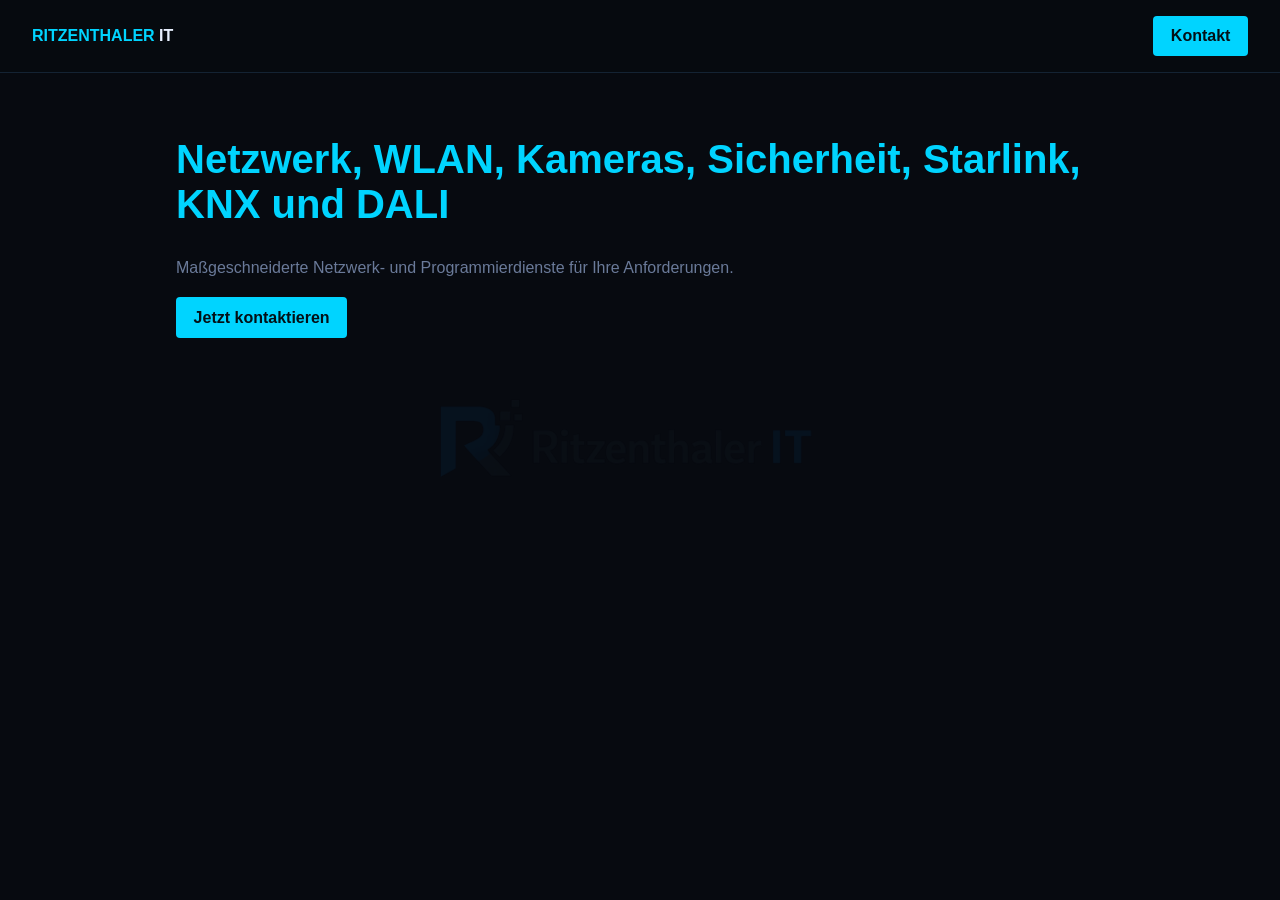
<file: start.html>
<!DOCTYPE html>
<html lang="de">
<head><meta charset="UTF-8"><meta name="viewport" content="width=device-width,initial-scale=1.0"><title>Start | Ritzenthaler IT</title><link rel="stylesheet" href="styles.css"></head>
<body>
  <nav><a class="logo" href="index.html">RITZENTHALER <span>IT</span></a><ul><li><a href="index.html#kontakt" class="btn nav-cta">Kontakt</a></li></ul></nav>
  <main class="page"><h1>Netzwerk, WLAN, Kameras, Sicherheit, Starlink, KNX und DALI</h1><p>Maßgeschneiderte Netzwerk- und Programmierdienste für Ihre Anforderungen.</p><a class="btn" href="index.html#kontakt">Jetzt kontaktieren</a></main>
</body></html>
</file>
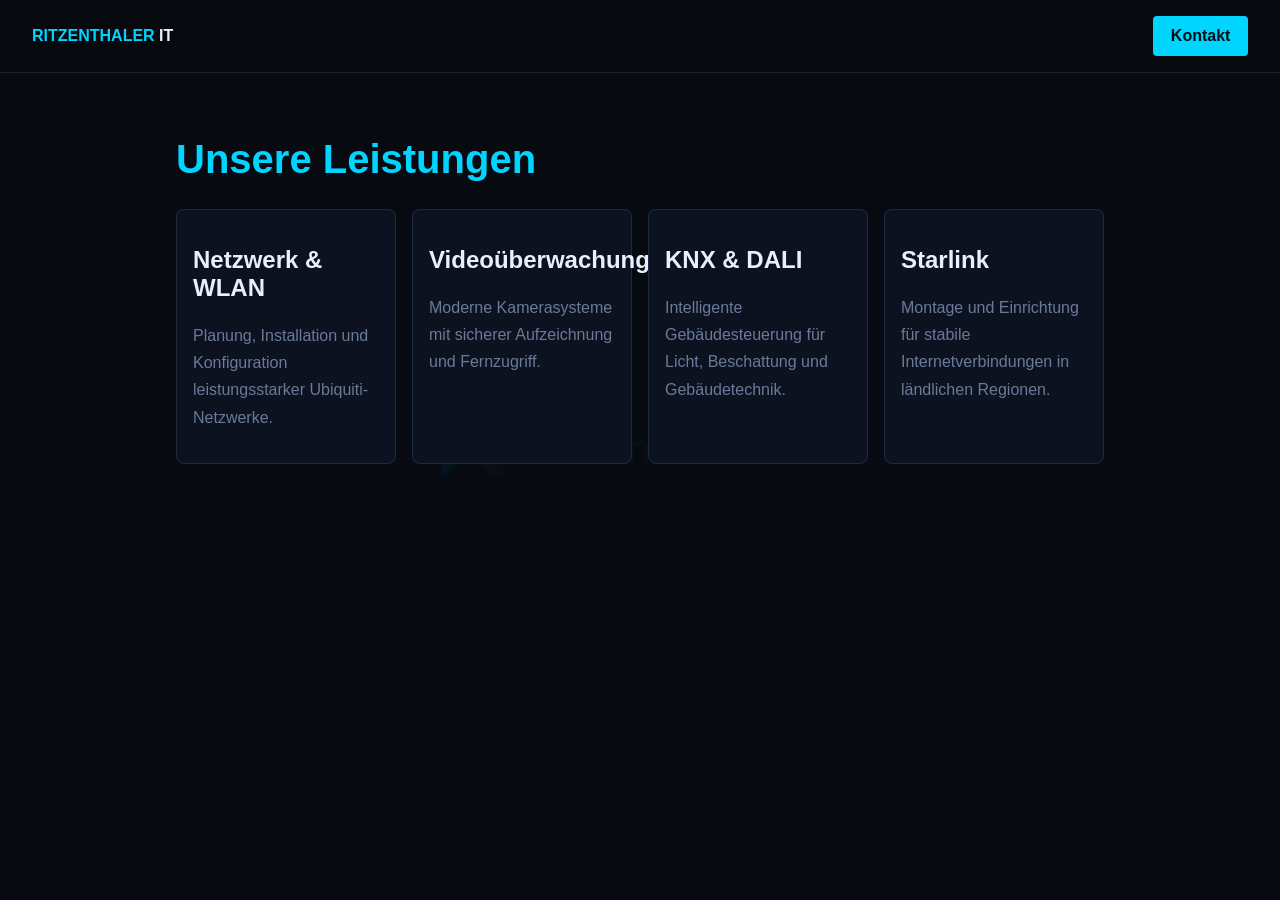
<file: unsere-leistungen.html>
<!DOCTYPE html>
<html lang="de"><head><meta charset="UTF-8"><meta name="viewport" content="width=device-width,initial-scale=1.0"><title>Unsere Leistungen | Ritzenthaler IT</title><link rel="stylesheet" href="styles.css"></head>
<body><nav><a class="logo" href="index.html">RITZENTHALER <span>IT</span></a><ul><li><a href="index.html#kontakt" class="btn nav-cta">Kontakt</a></li></ul></nav>
<main class="page"><h1>Unsere Leistungen</h1><div class="cards"><section><h2>Netzwerk & WLAN</h2><p>Planung, Installation und Konfiguration leistungsstarker Ubiquiti-Netzwerke.</p></section><section><h2>Videoüberwachung</h2><p>Moderne Kamerasysteme mit sicherer Aufzeichnung und Fernzugriff.</p></section><section><h2>KNX & DALI</h2><p>Intelligente Gebäudesteuerung für Licht, Beschattung und Gebäudetechnik.</p></section><section><h2>Starlink</h2><p>Montage und Einrichtung für stabile Internetverbindungen in ländlichen Regionen.</p></section></div></main></body></html>
</file>
<file: styles.css>
:root {--bg:#070a10;--surface:#0d1220;--border:rgba(100,180,255,.15);--accent:#00d4ff;--text:#e8f0ff;--muted:#6a7a99}
*{box-sizing:border-box} body{margin:0;font-family:'DM Sans',sans-serif;background:var(--bg);color:var(--text);position:relative;isolation:isolate} body::before{content:'';position:fixed;inset:0;background:url('logo.png') center/55% no-repeat;opacity:.08;pointer-events:none;z-index:-1}
nav{display:flex;justify-content:space-between;align-items:center;padding:1rem 2rem;border-bottom:1px solid var(--border);position:sticky;top:0;background:rgba(7,10,16,.9)}
.logo{color:var(--accent);text-decoration:none;font-weight:700}.logo span{color:var(--text)} ul{display:flex;gap:1.2rem;list-style:none;margin:0;padding:0}a{color:var(--muted);text-decoration:none}
.page{max-width:960px;margin:4rem auto;padding:0 1rem}.page h1{font-size:2.5rem;color:var(--accent)}.page p{line-height:1.7;color:var(--muted)}
.btn{display:inline-block;background:var(--accent);color:#031016;padding:.7rem 1.1rem;border-radius:4px;border:0;font-weight:700}.cards{display:grid;grid-template-columns:repeat(auto-fit,minmax(220px,1fr));gap:1rem}.cards section,.form input,.form textarea{background:var(--surface);border:1px solid var(--border);padding:1rem;border-radius:8px;color:var(--text)}
.form{display:grid;gap:.8rem}.form textarea{min-height:120px}
</file>
